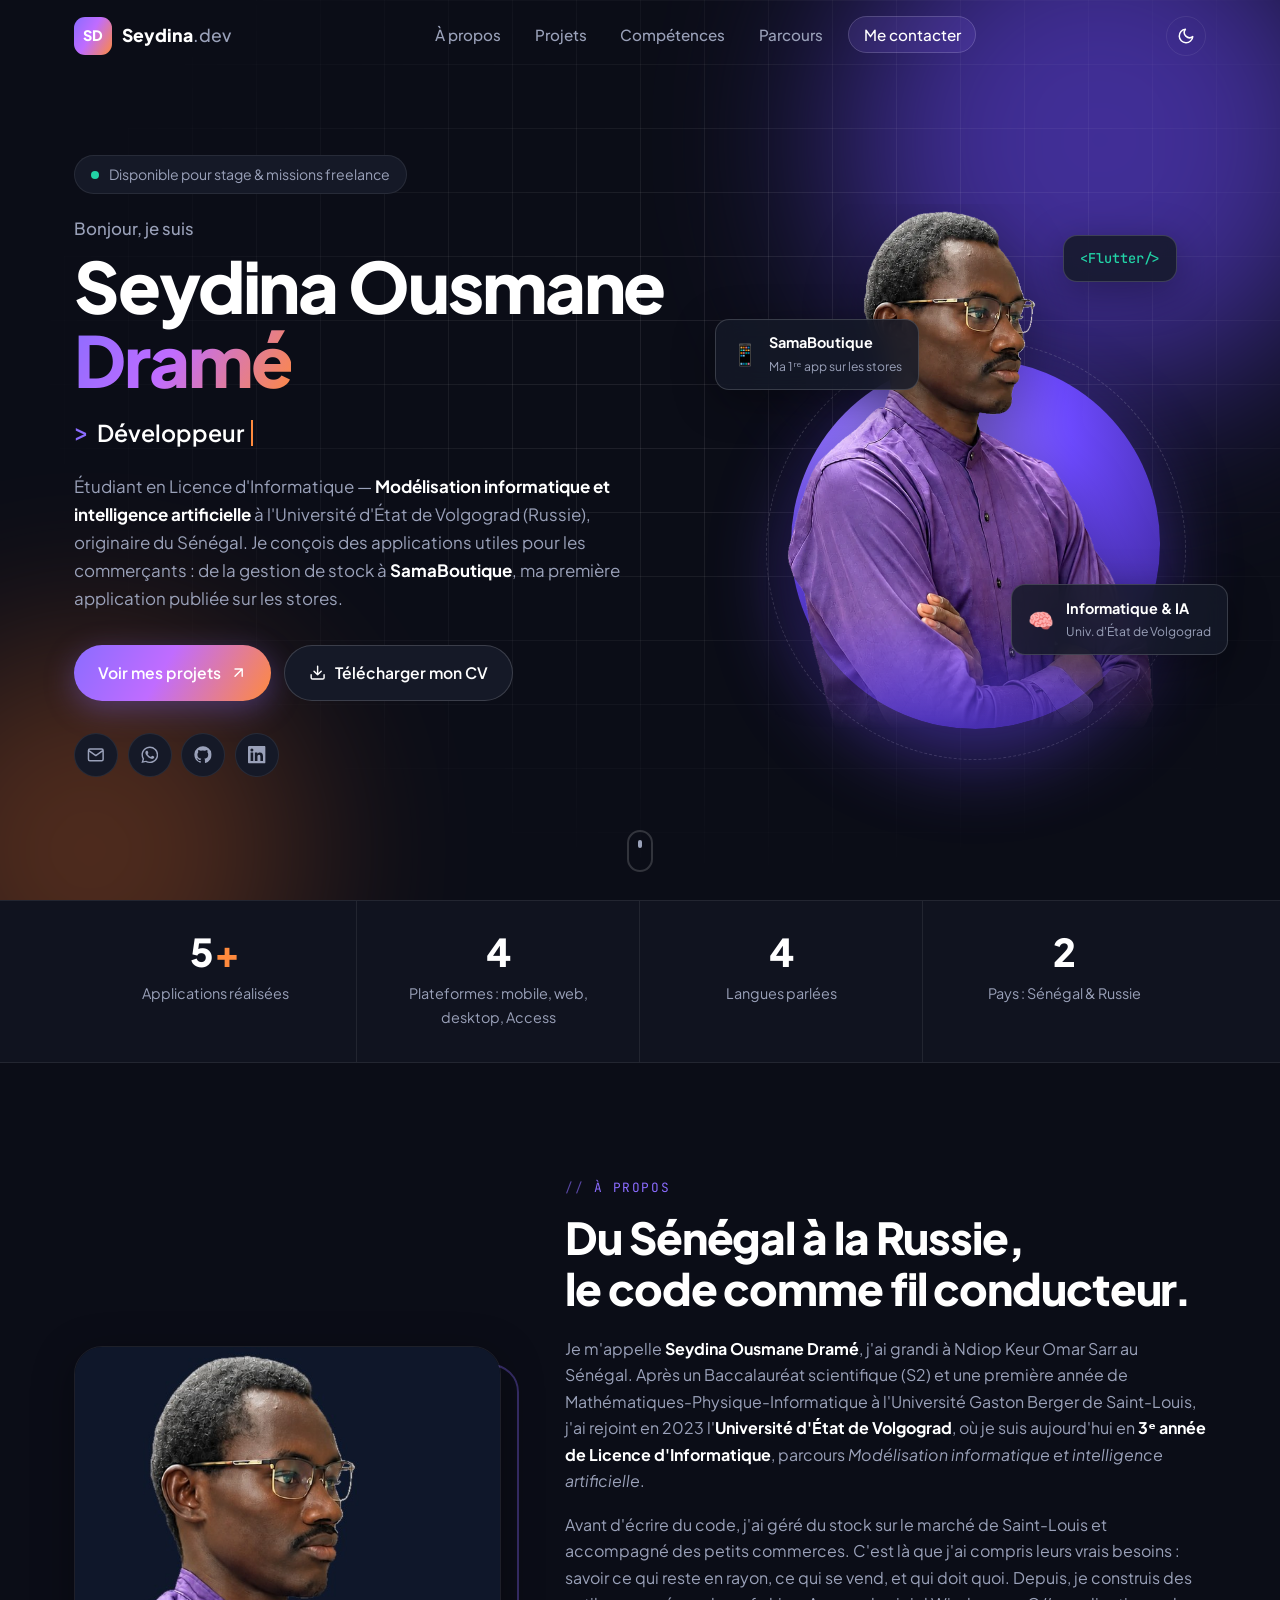
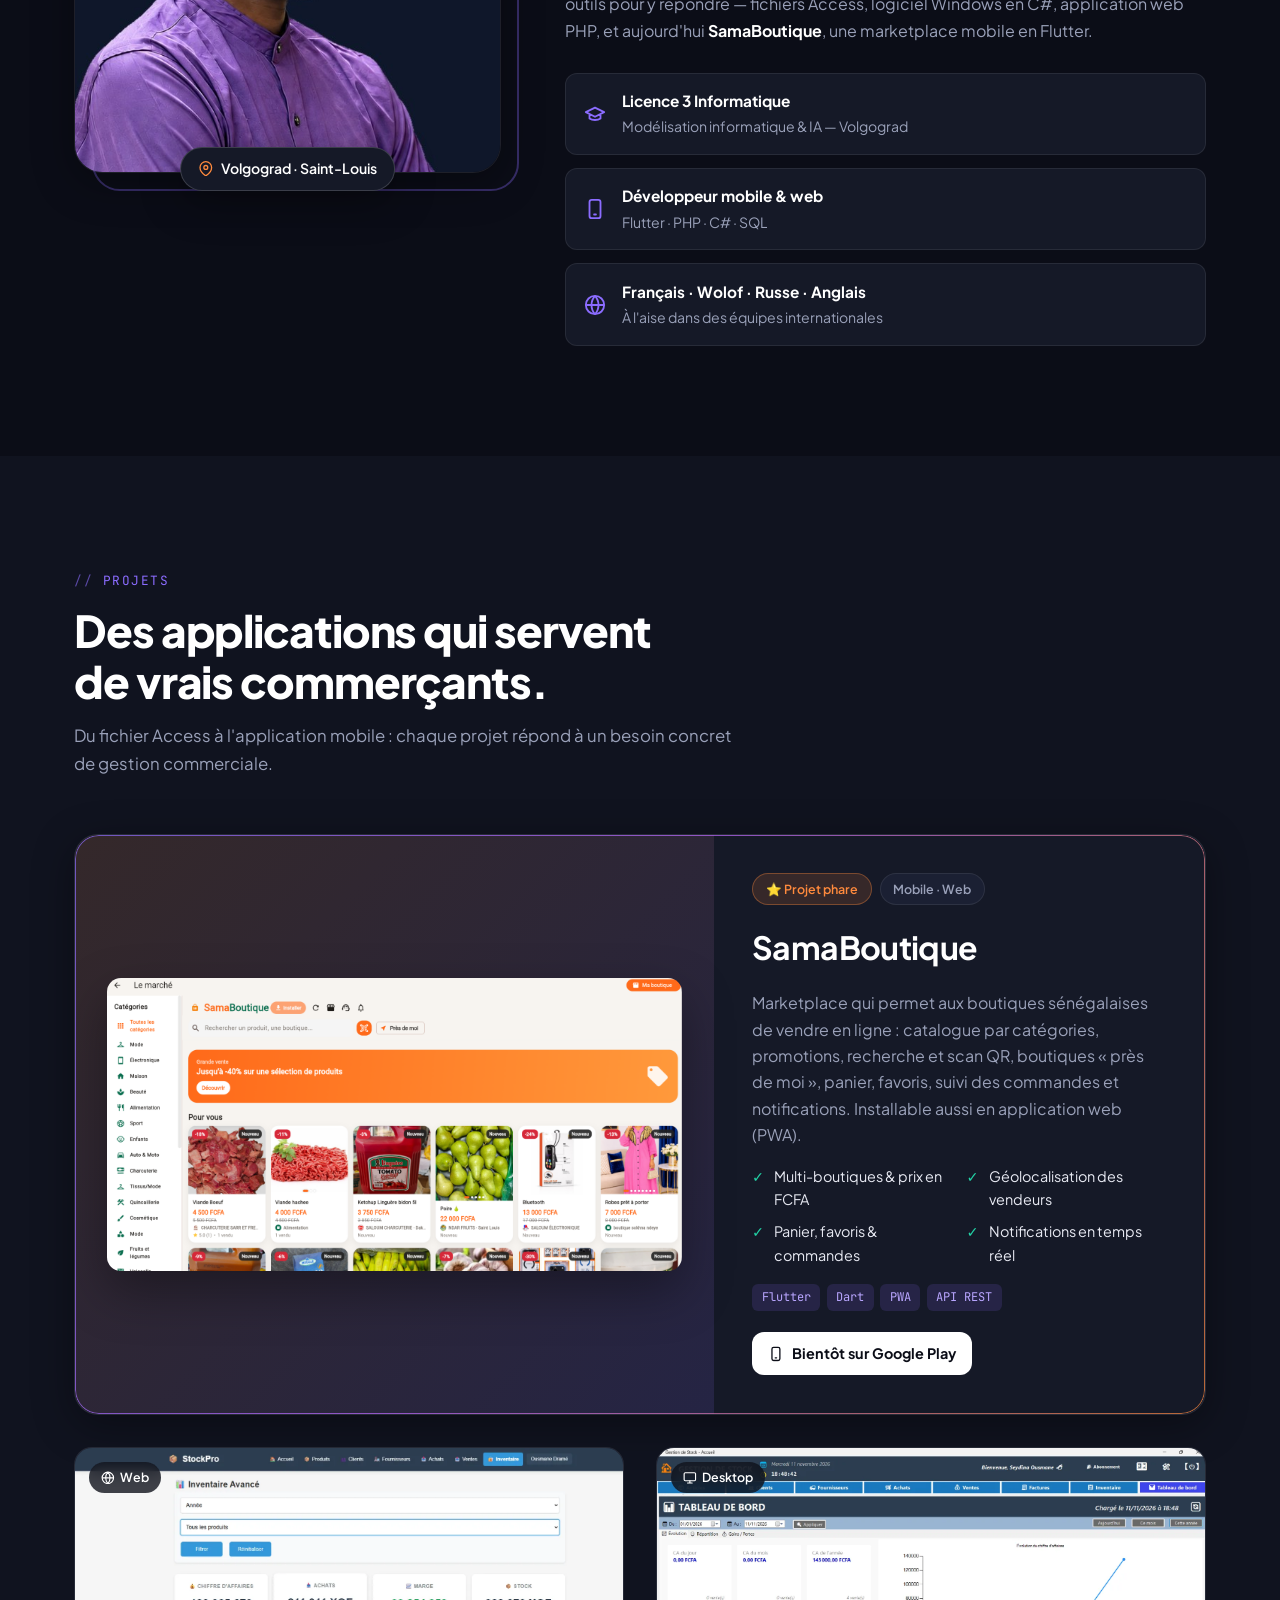
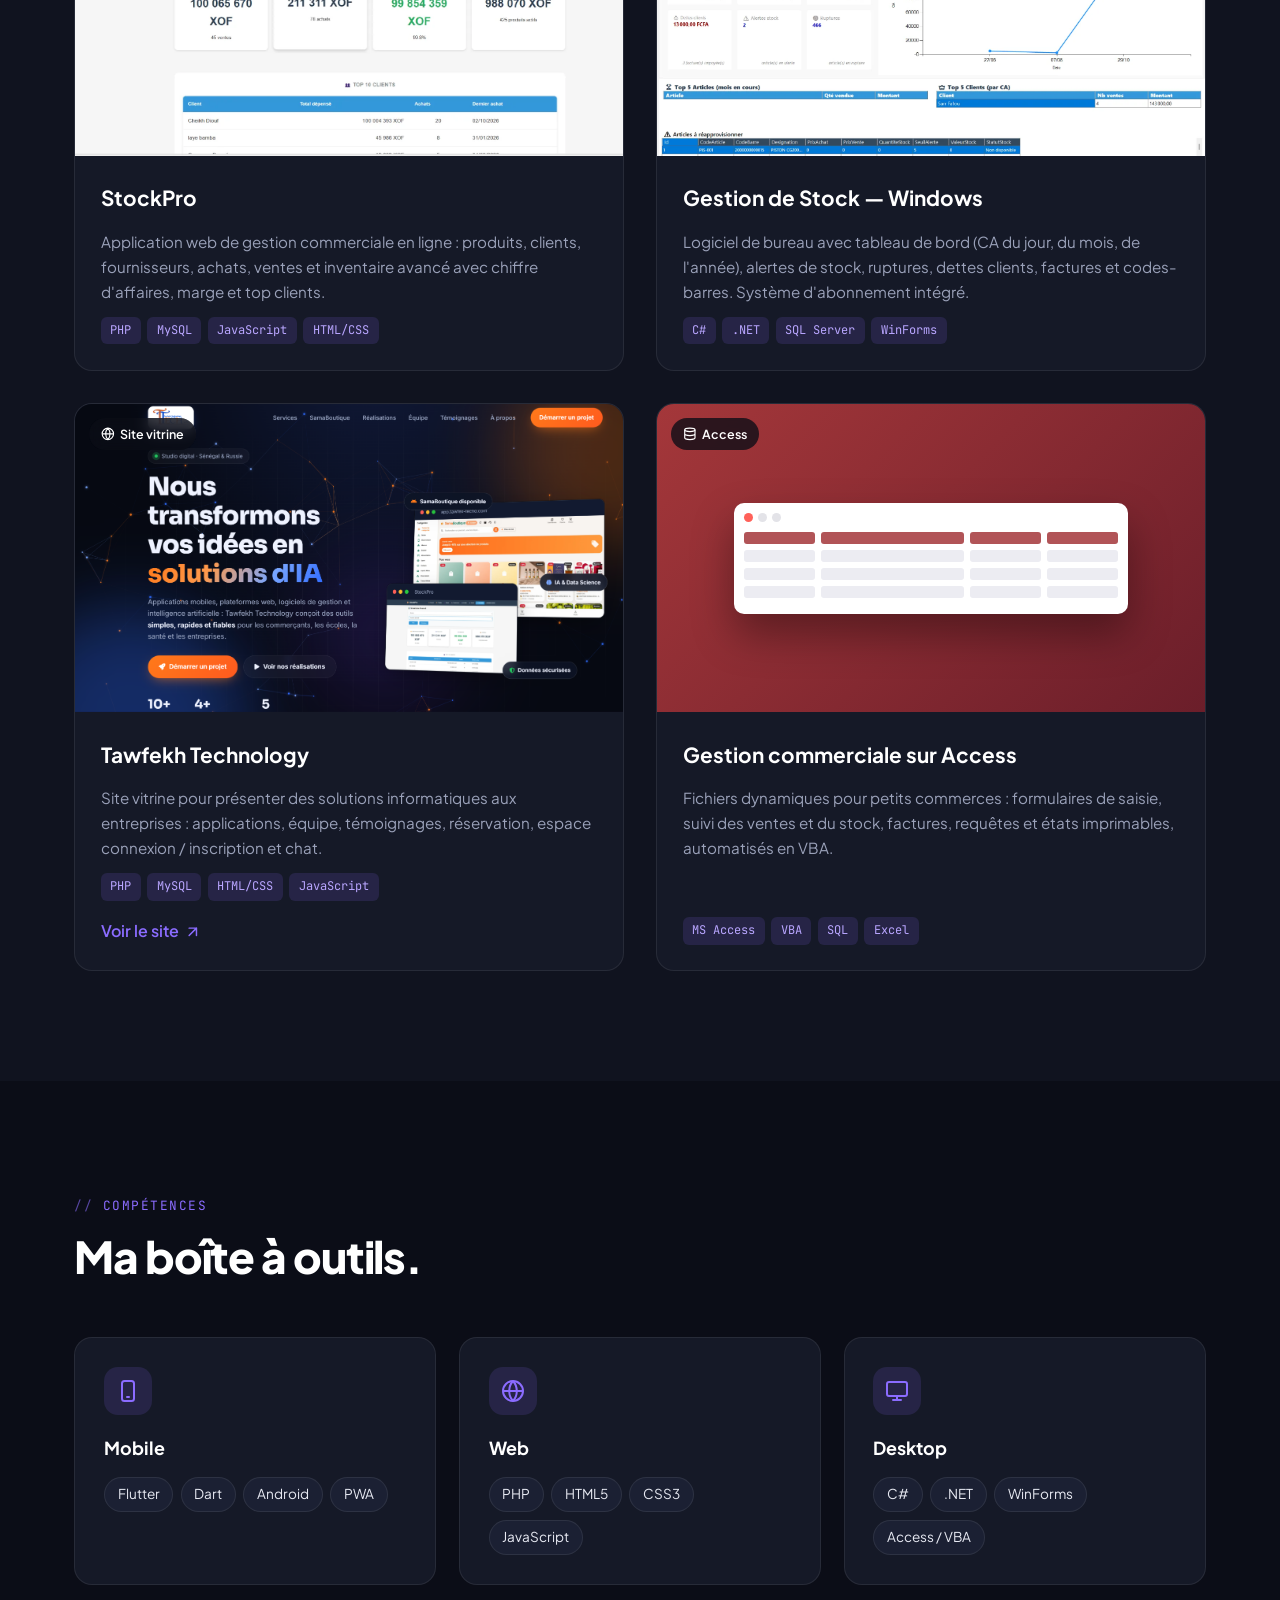
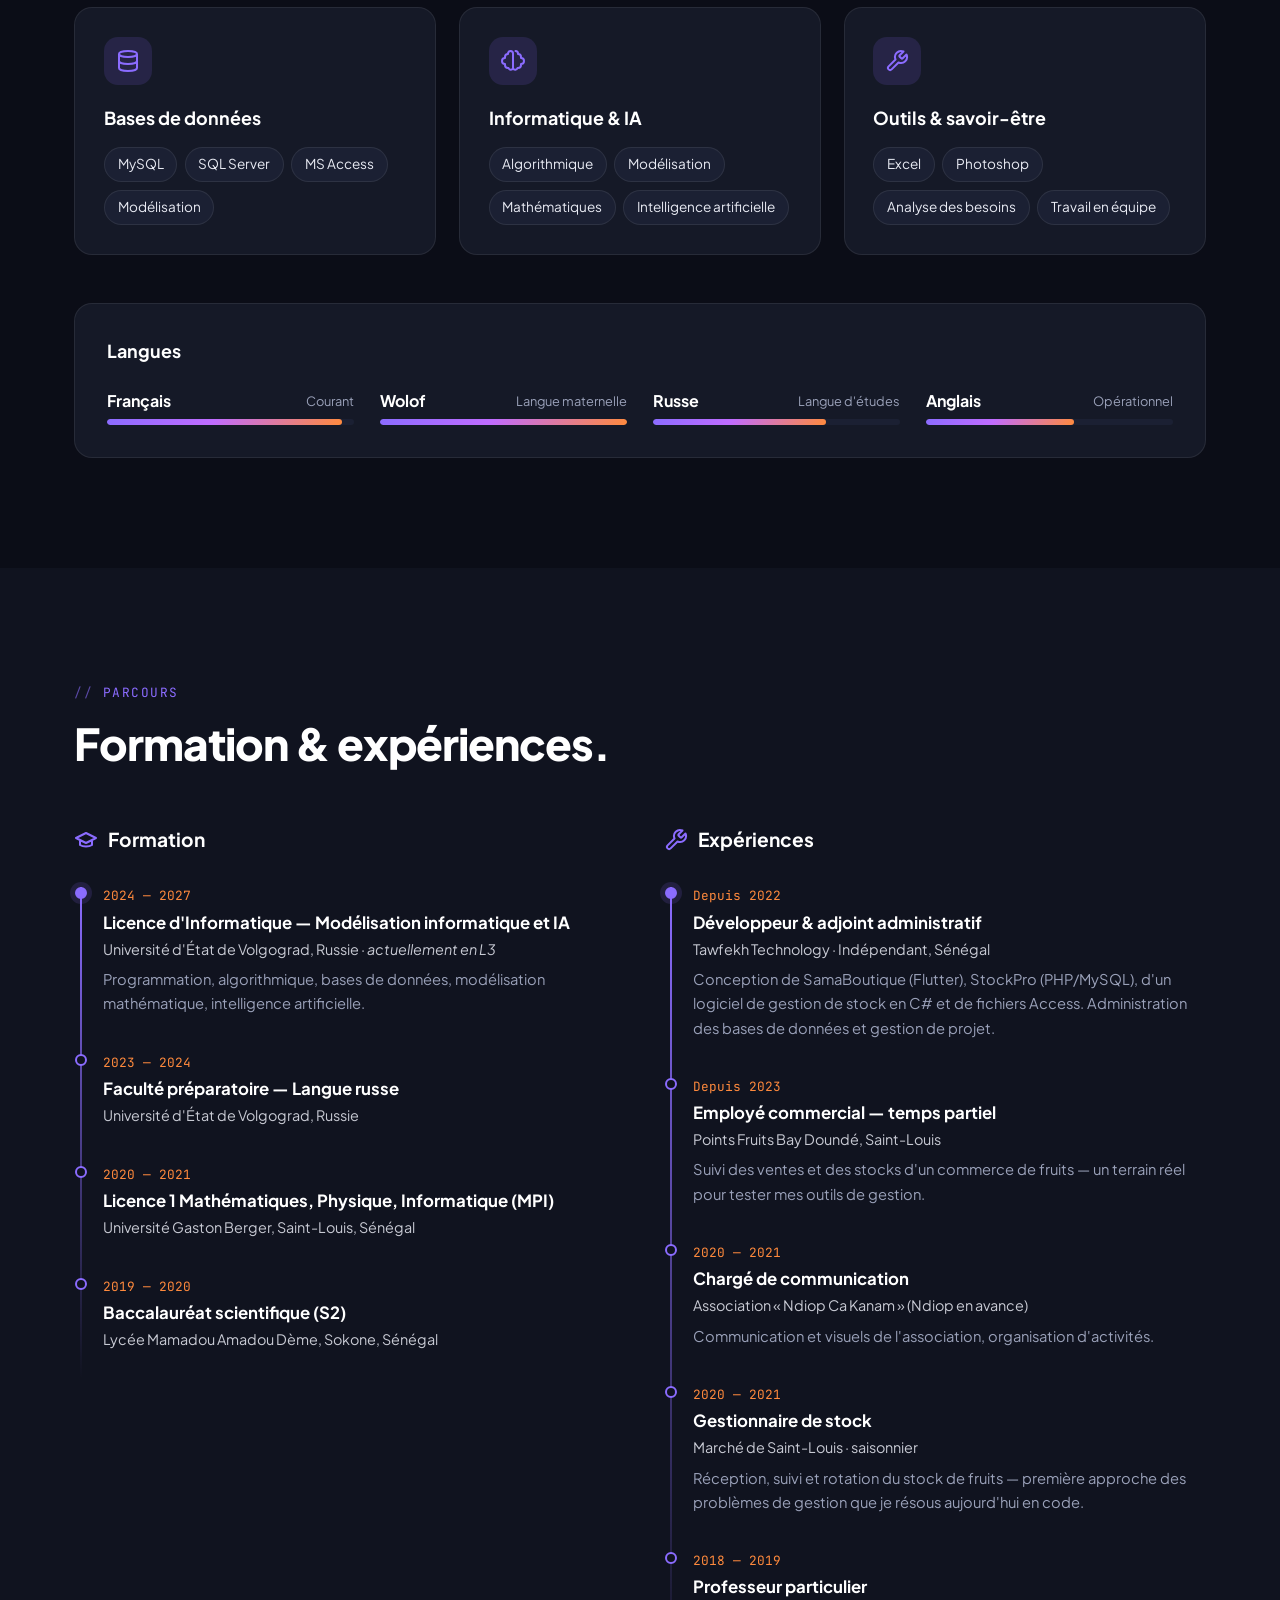
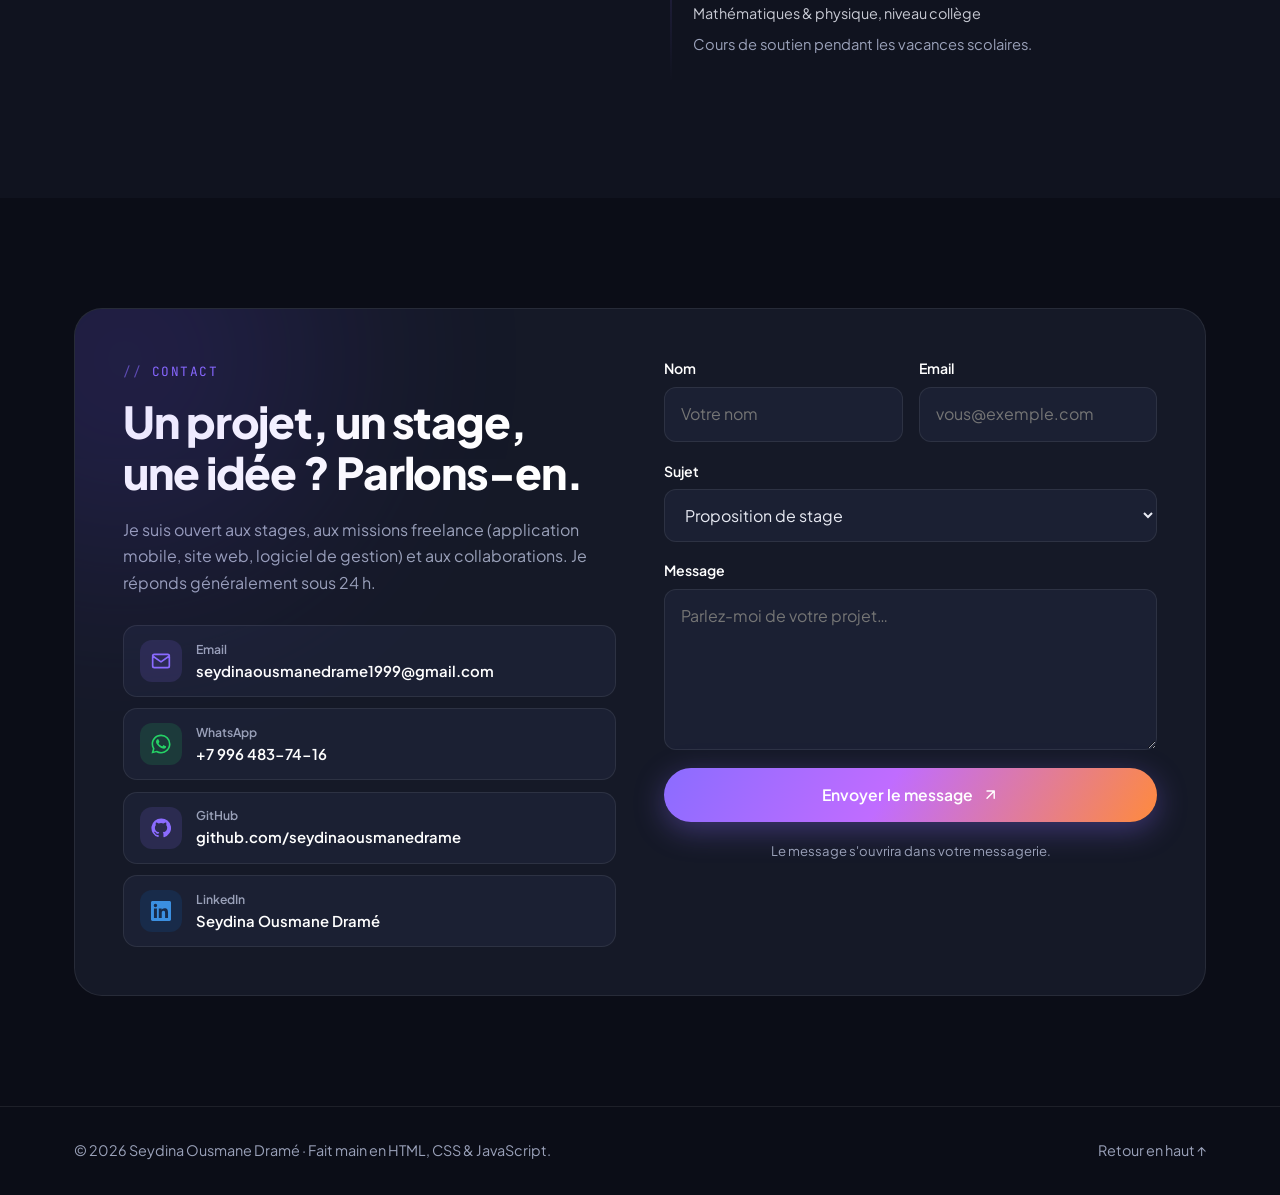
<file: index.html>
<!DOCTYPE html>
<html lang="fr" data-theme="dark">
<head>
  <meta charset="UTF-8" />
  <meta name="viewport" content="width=device-width, initial-scale=1.0" />
  <title>Seydina Ousmane Dramé — Développeur Mobile & Web</title>
  <meta name="description" content="Portfolio de Seydina Ousmane Dramé, étudiant en Licence Informatique (Modélisation informatique et IA) à l'Université d'État de Volgograd, développeur Flutter, PHP et C#. Créateur de SamaBoutique." />
  <meta name="author" content="Seydina Ousmane Dramé" />
  <meta name="theme-color" content="#0b0d17" />

  <!-- Open Graph (aperçu lors du partage du lien) -->
  <meta property="og:type" content="website" />
  <meta property="og:title" content="Seydina Ousmane Dramé — Développeur Mobile & Web" />
  <meta property="og:description" content="Étudiant en informatique & IA à Volgograd. Créateur de SamaBoutique, applications de gestion commerciale en Flutter, PHP, C# et Access." />
  <meta property="og:image" content="assets/images/profile.jpg" />

  <link rel="icon" href="data:image/svg+xml,<svg xmlns='http://www.w3.org/2000/svg' viewBox='0 0 64 64'><rect width='64' height='64' rx='16' fill='%237c5cff'/><text x='50%25' y='54%25' dominant-baseline='middle' text-anchor='middle' font-family='Arial' font-weight='700' font-size='28' fill='white'>SD</text></svg>" />

  <link rel="preconnect" href="https://fonts.googleapis.com" />
  <link rel="preconnect" href="https://fonts.gstatic.com" crossorigin />
  <link href="https://fonts.googleapis.com/css2?family=Plus+Jakarta+Sans:wght@400;500;600;700;800&family=JetBrains+Mono:wght@400;500&display=swap" rel="stylesheet" />
  <link rel="stylesheet" href="css/style.css" />

  <script>
    // Applique le thème mémorisé avant l'affichage (évite le flash)
    try { const t = localStorage.getItem('theme'); if (t) document.documentElement.dataset.theme = t; } catch (e) {}
  </script>
</head>
<body>

  <!-- ===== ICÔNES SVG ===== -->
  <svg width="0" height="0" style="position:absolute" aria-hidden="true">
    <symbol id="i-mail" viewBox="0 0 24 24"><path fill="none" stroke="currentColor" stroke-width="2" stroke-linecap="round" stroke-linejoin="round" d="M4 4h16a2 2 0 0 1 2 2v12a2 2 0 0 1-2 2H4a2 2 0 0 1-2-2V6a2 2 0 0 1 2-2zm18 2-10 7L2 6"/></symbol>
    <symbol id="i-whatsapp" viewBox="0 0 24 24"><path fill="currentColor" d="M17.47 14.38c-.3-.15-1.76-.87-2.03-.97-.27-.1-.47-.15-.67.15-.2.3-.77.97-.94 1.17-.17.2-.35.22-.65.07-.3-.15-1.25-.46-2.39-1.47-.88-.79-1.48-1.76-1.65-2.06-.17-.3-.02-.46.13-.61.13-.13.3-.35.45-.52.15-.17.2-.3.3-.5.1-.2.05-.37-.02-.52-.08-.15-.67-1.62-.92-2.22-.24-.58-.49-.5-.67-.51h-.57c-.2 0-.52.07-.79.37-.27.3-1.04 1.02-1.04 2.48s1.07 2.88 1.21 3.08c.15.2 2.1 3.2 5.08 4.49.71.31 1.26.49 1.7.63.71.23 1.36.2 1.87.12.57-.09 1.76-.72 2.01-1.41.25-.7.25-1.29.17-1.41-.07-.13-.27-.2-.57-.35zM12.05 21.5h-.01a9.4 9.4 0 0 1-4.8-1.32l-.34-.2-3.57.94.95-3.48-.22-.36a9.43 9.43 0 0 1-1.45-5.03c0-5.2 4.24-9.44 9.45-9.44 2.52 0 4.89.99 6.67 2.77a9.37 9.37 0 0 1 2.76 6.68c0 5.21-4.24 9.44-9.44 9.44zm8.04-17.48A11.3 11.3 0 0 0 12.05.7C5.78.7.68 5.8.68 12.06c0 2 .52 3.96 1.52 5.68L.6 23.3l5.7-1.5a11.33 11.33 0 0 0 5.74 1.47h.01c6.26 0 11.36-5.1 11.37-11.36a11.3 11.3 0 0 0-3.33-8.03z"/></symbol>
    <symbol id="i-github" viewBox="0 0 24 24"><path fill="currentColor" d="M12 .5a11.5 11.5 0 0 0-3.64 22.41c.58.1.79-.25.79-.56v-2c-3.2.7-3.88-1.37-3.88-1.37-.52-1.33-1.28-1.69-1.28-1.69-1.05-.71.08-.7.08-.7 1.16.08 1.77 1.19 1.77 1.19 1.03 1.77 2.7 1.26 3.36.96.1-.75.4-1.26.73-1.55-2.55-.29-5.24-1.28-5.24-5.69 0-1.26.45-2.29 1.19-3.09-.12-.29-.52-1.46.11-3.05 0 0 .97-.31 3.17 1.18a11 11 0 0 1 5.77 0c2.2-1.49 3.17-1.18 3.17-1.18.63 1.59.23 2.76.11 3.05.74.8 1.19 1.83 1.19 3.09 0 4.42-2.7 5.39-5.26 5.68.41.36.78 1.06.78 2.14v3.17c0 .31.21.67.8.56A11.5 11.5 0 0 0 12 .5z"/></symbol>
    <symbol id="i-linkedin" viewBox="0 0 24 24"><path fill="currentColor" d="M20.45 20.45h-3.56v-5.57c0-1.33-.02-3.04-1.85-3.04-1.86 0-2.14 1.45-2.14 2.94v5.67H9.34V9h3.41v1.56h.05c.48-.9 1.64-1.85 3.37-1.85 3.6 0 4.27 2.37 4.27 5.46v6.28zM5.34 7.43a2.06 2.06 0 1 1 0-4.13 2.06 2.06 0 0 1 0 4.13zM7.12 20.45H3.56V9h3.56v11.45zM22.22 0H1.77C.79 0 0 .77 0 1.73v20.54C0 23.23.79 24 1.77 24h20.45c.98 0 1.78-.77 1.78-1.73V1.73C24 .77 23.2 0 22.22 0z"/></symbol>
    <symbol id="i-download" viewBox="0 0 24 24"><path fill="none" stroke="currentColor" stroke-width="2" stroke-linecap="round" stroke-linejoin="round" d="M21 15v4a2 2 0 0 1-2 2H5a2 2 0 0 1-2-2v-4M7 10l5 5 5-5M12 15V3"/></symbol>
    <symbol id="i-arrow" viewBox="0 0 24 24"><path fill="none" stroke="currentColor" stroke-width="2" stroke-linecap="round" stroke-linejoin="round" d="M7 17 17 7M7 7h10v10"/></symbol>
    <symbol id="i-pin" viewBox="0 0 24 24"><path fill="none" stroke="currentColor" stroke-width="2" stroke-linecap="round" stroke-linejoin="round" d="M21 10c0 7-9 13-9 13s-9-6-9-13a9 9 0 0 1 18 0z"/><circle cx="12" cy="10" r="3" fill="none" stroke="currentColor" stroke-width="2"/></symbol>
    <symbol id="i-cap" viewBox="0 0 24 24"><path fill="none" stroke="currentColor" stroke-width="2" stroke-linecap="round" stroke-linejoin="round" d="M22 10 12 5 2 10l10 5 10-5zM6 12v5c3 2 9 2 12 0v-5"/></symbol>
    <symbol id="i-sun" viewBox="0 0 24 24"><circle cx="12" cy="12" r="4" fill="none" stroke="currentColor" stroke-width="2"/><path fill="none" stroke="currentColor" stroke-width="2" stroke-linecap="round" d="M12 2v2M12 20v2M4.9 4.9l1.4 1.4M17.7 17.7l1.4 1.4M2 12h2M20 12h2M4.9 19.1l1.4-1.4M17.7 6.3l1.4-1.4"/></symbol>
    <symbol id="i-moon" viewBox="0 0 24 24"><path fill="none" stroke="currentColor" stroke-width="2" stroke-linecap="round" stroke-linejoin="round" d="M21 12.8A9 9 0 1 1 11.2 3a7 7 0 0 0 9.8 9.8z"/></symbol>
    <symbol id="i-phone" viewBox="0 0 24 24"><rect x="6" y="2" width="12" height="20" rx="2.5" fill="none" stroke="currentColor" stroke-width="2"/><path stroke="currentColor" stroke-width="2" stroke-linecap="round" d="M11 18h2"/></symbol>
    <symbol id="i-globe" viewBox="0 0 24 24"><circle cx="12" cy="12" r="10" fill="none" stroke="currentColor" stroke-width="2"/><path fill="none" stroke="currentColor" stroke-width="2" d="M2 12h20M12 2a15 15 0 0 1 0 20M12 2a15 15 0 0 0 0 20"/></symbol>
    <symbol id="i-monitor" viewBox="0 0 24 24"><rect x="2" y="3" width="20" height="14" rx="2" fill="none" stroke="currentColor" stroke-width="2"/><path fill="none" stroke="currentColor" stroke-width="2" stroke-linecap="round" d="M8 21h8M12 17v4"/></symbol>
    <symbol id="i-db" viewBox="0 0 24 24"><ellipse cx="12" cy="5" rx="9" ry="3" fill="none" stroke="currentColor" stroke-width="2"/><path fill="none" stroke="currentColor" stroke-width="2" d="M3 5v14c0 1.7 4 3 9 3s9-1.3 9-3V5M3 12c0 1.7 4 3 9 3s9-1.3 9-3"/></symbol>
    <symbol id="i-brain" viewBox="0 0 24 24"><path fill="none" stroke="currentColor" stroke-width="2" stroke-linecap="round" stroke-linejoin="round" d="M9.5 2A2.5 2.5 0 0 0 7 4.5v.5a3 3 0 0 0-3 3v1a3 3 0 0 0 0 6v1a3 3 0 0 0 3 3h.5A2.5 2.5 0 0 0 12 19.5v-15A2.5 2.5 0 0 0 9.5 2zM14.5 2A2.5 2.5 0 0 1 17 4.5v.5a3 3 0 0 1 3 3v1a3 3 0 0 1 0 6v1a3 3 0 0 1-3 3h-.5A2.5 2.5 0 0 1 12 19.5"/></symbol>
    <symbol id="i-tool" viewBox="0 0 24 24"><path fill="none" stroke="currentColor" stroke-width="2" stroke-linecap="round" stroke-linejoin="round" d="M14.7 6.3a1 1 0 0 0 0 1.4l1.6 1.6a1 1 0 0 0 1.4 0l3.77-3.77a6 6 0 0 1-7.94 7.94l-6.91 6.91a2.12 2.12 0 0 1-3-3l6.91-6.91a6 6 0 0 1 7.94-7.94l-3.76 3.76z"/></symbol>
  </svg>

  <a class="skip-link" href="#main">Aller au contenu</a>
  <div class="scroll-progress" id="scrollProgress"></div>

  <!-- ===== NAVBAR ===== -->
  <header class="navbar" id="navbar">
    <div class="container nav-container">
      <a href="#accueil" class="logo" aria-label="Accueil">
        <span class="logo-mark">SD</span>
        <span class="logo-text">Seydina<span>.dev</span></span>
      </a>
      <nav aria-label="Navigation principale">
        <ul class="nav-links" id="navLinks">
          <li><a href="#apropos">À propos</a></li>
          <li><a href="#projets">Projets</a></li>
          <li><a href="#competences">Compétences</a></li>
          <li><a href="#parcours">Parcours</a></li>
          <li><a href="#contact" class="nav-cta">Me contacter</a></li>
        </ul>
      </nav>
      <div class="nav-actions">
        <button class="icon-btn" id="themeToggle" aria-label="Changer de thème">
          <svg class="icon icon-sun"><use href="#i-sun"/></svg>
          <svg class="icon icon-moon"><use href="#i-moon"/></svg>
        </button>
        <button class="burger" id="burger" aria-label="Ouvrir le menu" aria-expanded="false" aria-controls="navLinks">
          <span></span><span></span><span></span>
        </button>
      </div>
    </div>
  </header>

  <main id="main">

  <!-- ===== HERO ===== -->
  <section id="accueil" class="hero">
    <div class="hero-bg" aria-hidden="true">
      <div class="blob blob-1"></div>
      <div class="blob blob-2"></div>
      <div class="grid-overlay"></div>
    </div>
    <div class="container hero-content">
      <div class="hero-text">
        <p class="status-pill"><span class="pulse"></span> Disponible pour stage &amp; missions freelance</p>
        <h1>
          <span class="hello">Bonjour, je suis</span>
          Seydina Ousmane <span class="gradient-text">Dramé</span>
        </h1>
        <p class="hero-role">
          <span class="mono">&gt;</span> Développeur <span class="typed" id="typed">Mobile Flutter</span><span class="caret" aria-hidden="true"></span>
        </p>
        <p class="hero-desc">
          Étudiant en Licence d'Informatique — <strong>Modélisation informatique et intelligence artificielle</strong>
          à l'Université d'État de Volgograd (Russie), originaire du Sénégal.
          Je conçois des applications utiles pour les commerçants : de la gestion de stock à
          <strong>SamaBoutique</strong>, ma première application publiée sur les stores.
        </p>
        <div class="hero-buttons">
          <a href="#projets" class="btn btn-primary">Voir mes projets <svg class="icon"><use href="#i-arrow"/></svg></a>
          <a href="assets/cv.pdf" class="btn btn-ghost" download="CV-Seydina-Ousmane-Drame.pdf"><svg class="icon"><use href="#i-download"/></svg> Télécharger mon CV</a>
        </div>
        <div class="hero-socials">
          <a href="mailto:seydinaousmanedrame1999@gmail.com" aria-label="Email"><svg class="icon"><use href="#i-mail"/></svg></a>
          <a href="https://wa.me/79964837416" target="_blank" rel="noopener" aria-label="WhatsApp"><svg class="icon"><use href="#i-whatsapp"/></svg></a>
          <a href="https://github.com/seydinaousmanedrame" target="_blank" rel="noopener" aria-label="GitHub"><svg class="icon"><use href="#i-github"/></svg></a>
          <a href="https://www.linkedin.com/in/seydina-ousmane-dram%C3%A9-79964a236" target="_blank" rel="noopener" aria-label="LinkedIn"><svg class="icon"><use href="#i-linkedin"/></svg></a>
        </div>
      </div>

      <div class="hero-visual">
        <div class="portrait">
          <div class="portrait-ring" aria-hidden="true"></div>
          <div class="portrait-disc" aria-hidden="true"></div>
          <img src="assets/images/profile.webp" alt="Portrait de Seydina Ousmane Dramé" width="800" height="1000" fetchpriority="high" />
          <div class="float-card fc-1">
            <span class="fc-icon">📱</span>
            <div><strong>SamaBoutique</strong><small>Ma 1ʳᵉ app sur les stores</small></div>
          </div>
          <div class="float-card fc-2">
            <span class="fc-icon">🧠</span>
            <div><strong>Informatique &amp; IA</strong><small>Univ. d'État de Volgograd</small></div>
          </div>
          <div class="float-card fc-3 mono">&lt;Flutter/&gt;</div>
        </div>
      </div>
    </div>

    <a href="#apropos" class="scroll-hint" aria-label="Défiler vers le bas"><span></span></a>
  </section>

  <!-- ===== CHIFFRES ===== -->
  <section class="stats-band" aria-label="Chiffres clés">
    <div class="container stats-grid">
      <div class="stat reveal"><span class="stat-number" data-count="5">0</span><span class="stat-plus">+</span><span class="stat-label">Applications réalisées</span></div>
      <div class="stat reveal"><span class="stat-number" data-count="4">0</span><span class="stat-label">Plateformes : mobile, web, desktop, Access</span></div>
      <div class="stat reveal"><span class="stat-number" data-count="4">0</span><span class="stat-label">Langues parlées</span></div>
      <div class="stat reveal"><span class="stat-number" data-count="2">0</span><span class="stat-label">Pays : Sénégal &amp; Russie</span></div>
    </div>
  </section>

  <!-- ===== À PROPOS ===== -->
  <section id="apropos" class="section">
    <div class="container about-grid">
      <div class="about-photo reveal">
        <img src="assets/images/profile.jpg" alt="Seydina Ousmane Dramé" width="600" height="600" loading="lazy" />
        <div class="about-badge"><svg class="icon"><use href="#i-pin"/></svg> Volgograd · Saint-Louis</div>
      </div>
      <div class="about-text reveal">
        <span class="eyebrow">À propos</span>
        <h2 class="section-title">Du Sénégal à la Russie, <br />le code comme fil conducteur.</h2>
        <p>
          Je m'appelle <strong>Seydina Ousmane Dramé</strong>, j'ai grandi à Ndiop Keur Omar Sarr au Sénégal.
          Après un Baccalauréat scientifique (S2) et une première année de Mathématiques-Physique-Informatique
          à l'Université Gaston Berger de Saint-Louis, j'ai rejoint en 2023 l'<strong>Université d'État de Volgograd</strong>,
          où je suis aujourd'hui en <strong>3ᵉ année de Licence d'Informatique</strong>, parcours
          <em>Modélisation informatique et intelligence artificielle</em>.
        </p>
        <p>
          Avant d'écrire du code, j'ai géré du stock sur le marché de Saint-Louis et accompagné des petits commerces.
          C'est là que j'ai compris leurs vrais besoins : savoir ce qui reste en rayon, ce qui se vend, et qui doit quoi.
          Depuis, je construis des outils pour y répondre — fichiers Access, logiciel Windows en C#, application web PHP,
          et aujourd'hui <strong>SamaBoutique</strong>, une marketplace mobile en Flutter.
        </p>
        <ul class="about-facts">
          <li><svg class="icon"><use href="#i-cap"/></svg><div><strong>Licence 3 Informatique</strong><span>Modélisation informatique &amp; IA — Volgograd</span></div></li>
          <li><svg class="icon"><use href="#i-phone"/></svg><div><strong>Développeur mobile &amp; web</strong><span>Flutter · PHP · C# · SQL</span></div></li>
          <li><svg class="icon"><use href="#i-globe"/></svg><div><strong>Français · Wolof · Russe · Anglais</strong><span>À l'aise dans des équipes internationales</span></div></li>
        </ul>
      </div>
    </div>
  </section>

  <!-- ===== PROJETS ===== -->
  <section id="projets" class="section section-alt">
    <div class="container">
      <div class="section-head reveal">
        <span class="eyebrow">Projets</span>
        <h2 class="section-title">Des applications qui servent <br />de vrais commerçants.</h2>
        <p class="section-subtitle">Du fichier Access à l'application mobile : chaque projet répond à un besoin concret de gestion commerciale.</p>
      </div>

      <!-- Projet phare -->
      <article class="project-featured reveal">
        <div class="pf-media">
          <img src="assets/images/samaboutique.png" alt="Page d'accueil de l'application SamaBoutique" width="1534" height="786" loading="lazy" />
        </div>
        <div class="pf-body">
          <div class="pf-tags"><span class="tag tag-accent">⭐ Projet phare</span><span class="tag">Mobile · Web</span></div>
          <h3>SamaBoutique</h3>
          <p>
            Marketplace qui permet aux boutiques sénégalaises de vendre en ligne : catalogue par catégories,
            promotions, recherche et scan QR, boutiques « près de moi », panier, favoris, suivi des commandes
            et notifications. Installable aussi en application web (PWA).
          </p>
          <ul class="pf-features">
            <li>Multi-boutiques &amp; prix en FCFA</li>
            <li>Géolocalisation des vendeurs</li>
            <li>Panier, favoris &amp; commandes</li>
            <li>Notifications en temps réel</li>
          </ul>
          <ul class="tech-list"><li>Flutter</li><li>Dart</li><li>PWA</li><li>API REST</li></ul>
          <div class="project-links">
            <span class="soon-badge"><svg class="icon"><use href="#i-phone"/></svg> Bientôt sur Google Play</span>
          </div>
        </div>
      </article>

      <div class="projects-grid">
        <article class="project-card reveal">
          <div class="project-image">
            <img src="assets/images/projet1.webp" alt="Inventaire avancé de StockPro" width="1522" height="795" loading="lazy" />
            <span class="project-type"><svg class="icon"><use href="#i-globe"/></svg> Web</span>
          </div>
          <div class="project-content">
            <h3>StockPro</h3>
            <p>Application web de gestion commerciale en ligne : produits, clients, fournisseurs, achats, ventes et inventaire avancé avec chiffre d'affaires, marge et top clients.</p>
            <ul class="tech-list"><li>PHP</li><li>MySQL</li><li>JavaScript</li><li>HTML/CSS</li></ul>
          </div>
        </article>

        <article class="project-card reveal">
          <div class="project-image">
            <img src="assets/images/projet2.webp" alt="Tableau de bord du logiciel Gestion de Stock" width="1530" height="904" loading="lazy" />
            <span class="project-type"><svg class="icon"><use href="#i-monitor"/></svg> Desktop</span>
          </div>
          <div class="project-content">
            <h3>Gestion de Stock — Windows</h3>
            <p>Logiciel de bureau avec tableau de bord (CA du jour, du mois, de l'année), alertes de stock, ruptures, dettes clients, factures et codes-barres. Système d'abonnement intégré.</p>
            <ul class="tech-list"><li>C#</li><li>.NET</li><li>SQL Server</li><li>WinForms</li></ul>
          </div>
        </article>

        <article class="project-card reveal">
          <div class="project-image">
            <img src="assets/images/tawfekh.png" alt="Site Tawfekh Technology" width="1521" height="791" loading="lazy" />
            <span class="project-type"><svg class="icon"><use href="#i-globe"/></svg> Site vitrine</span>
          </div>
          <div class="project-content">
            <h3>Tawfekh Technology</h3>
            <p>Site vitrine pour présenter des solutions informatiques aux entreprises : applications, équipe, témoignages, réservation, espace connexion / inscription et chat.</p>
            <ul class="tech-list"><li>PHP</li><li>MySQL</li><li>HTML/CSS</li><li>JavaScript</li></ul>
            <div class="project-links">
              <a href="https://tawfekh.tawfex-techo.com" target="_blank" rel="noopener">Voir le site <svg class="icon"><use href="#i-arrow"/></svg></a>
            </div>
          </div>
        </article>

        <article class="project-card project-card-text reveal">
          <div class="project-image project-image-art" aria-hidden="true">
            <div class="access-mock">
              <div class="am-bar"><span></span><span></span><span></span></div>
              <div class="am-row am-head"><i></i><i></i><i></i><i></i></div>
              <div class="am-row"><i></i><i></i><i></i><i></i></div>
              <div class="am-row"><i></i><i></i><i></i><i></i></div>
              <div class="am-row"><i></i><i></i><i></i><i></i></div>
            </div>
            <span class="project-type"><svg class="icon"><use href="#i-db"/></svg> Access</span>
          </div>
          <div class="project-content">
            <h3>Gestion commerciale sur Access</h3>
            <p>Fichiers dynamiques pour petits commerces : formulaires de saisie, suivi des ventes et du stock, factures, requêtes et états imprimables, automatisés en VBA.</p>
            <ul class="tech-list"><li>MS Access</li><li>VBA</li><li>SQL</li><li>Excel</li></ul>
          </div>
        </article>
      </div>
    </div>
  </section>

  <!-- ===== COMPÉTENCES ===== -->
  <section id="competences" class="section">
    <div class="container">
      <div class="section-head reveal">
        <span class="eyebrow">Compétences</span>
        <h2 class="section-title">Ma boîte à outils.</h2>
      </div>
      <div class="skills-grid">
        <div class="skill-card reveal">
          <div class="skill-icon"><svg class="icon"><use href="#i-phone"/></svg></div>
          <h3>Mobile</h3>
          <ul class="chips"><li>Flutter</li><li>Dart</li><li>Android</li><li>PWA</li></ul>
        </div>
        <div class="skill-card reveal">
          <div class="skill-icon"><svg class="icon"><use href="#i-globe"/></svg></div>
          <h3>Web</h3>
          <ul class="chips"><li>PHP</li><li>HTML5</li><li>CSS3</li><li>JavaScript</li></ul>
        </div>
        <div class="skill-card reveal">
          <div class="skill-icon"><svg class="icon"><use href="#i-monitor"/></svg></div>
          <h3>Desktop</h3>
          <ul class="chips"><li>C#</li><li>.NET</li><li>WinForms</li><li>Access / VBA</li></ul>
        </div>
        <div class="skill-card reveal">
          <div class="skill-icon"><svg class="icon"><use href="#i-db"/></svg></div>
          <h3>Bases de données</h3>
          <ul class="chips"><li>MySQL</li><li>SQL Server</li><li>MS Access</li><li>Modélisation</li></ul>
        </div>
        <div class="skill-card reveal">
          <div class="skill-icon"><svg class="icon"><use href="#i-brain"/></svg></div>
          <h3>Informatique &amp; IA</h3>
          <ul class="chips"><li>Algorithmique</li><li>Modélisation</li><li>Mathématiques</li><li>Intelligence artificielle</li></ul>
        </div>
        <div class="skill-card reveal">
          <div class="skill-icon"><svg class="icon"><use href="#i-tool"/></svg></div>
          <h3>Outils &amp; savoir-être</h3>
          <ul class="chips"><li>Excel</li><li>Photoshop</li><li>Analyse des besoins</li><li>Travail en équipe</li></ul>
        </div>
      </div>

      <div class="languages reveal">
        <h3>Langues</h3>
        <div class="lang-grid">
          <div class="lang"><span class="lang-name">Français</span><span class="lang-level">Courant</span><div class="bar"><i style="--w:95%"></i></div></div>
          <div class="lang"><span class="lang-name">Wolof</span><span class="lang-level">Langue maternelle</span><div class="bar"><i style="--w:100%"></i></div></div>
          <div class="lang"><span class="lang-name">Russe</span><span class="lang-level">Langue d'études</span><div class="bar"><i style="--w:70%"></i></div></div>
          <div class="lang"><span class="lang-name">Anglais</span><span class="lang-level">Opérationnel</span><div class="bar"><i style="--w:60%"></i></div></div>
        </div>
      </div>
    </div>
  </section>

  <!-- ===== PARCOURS ===== -->
  <section id="parcours" class="section section-alt">
    <div class="container">
      <div class="section-head reveal">
        <span class="eyebrow">Parcours</span>
        <h2 class="section-title">Formation &amp; expériences.</h2>
      </div>
      <div class="journey">
        <div class="journey-col">
          <h3 class="journey-title"><svg class="icon"><use href="#i-cap"/></svg> Formation</h3>
          <ol class="timeline">
            <li class="reveal">
              <span class="tl-date">2024 — 2027</span>
              <h4>Licence d'Informatique — Modélisation informatique et IA</h4>
              <p class="tl-place">Université d'État de Volgograd, Russie · <em>actuellement en L3</em></p>
              <p>Programmation, algorithmique, bases de données, modélisation mathématique, intelligence artificielle.</p>
            </li>
            <li class="reveal">
              <span class="tl-date">2023 — 2024</span>
              <h4>Faculté préparatoire — Langue russe</h4>
              <p class="tl-place">Université d'État de Volgograd, Russie</p>
            </li>
            <li class="reveal">
              <span class="tl-date">2020 — 2021</span>
              <h4>Licence 1 Mathématiques, Physique, Informatique (MPI)</h4>
              <p class="tl-place">Université Gaston Berger, Saint-Louis, Sénégal</p>
            </li>
            <li class="reveal">
              <span class="tl-date">2019 — 2020</span>
              <h4>Baccalauréat scientifique (S2)</h4>
              <p class="tl-place">Lycée Mamadou Amadou Dème, Sokone, Sénégal</p>
            </li>
          </ol>
        </div>
        <div class="journey-col">
          <h3 class="journey-title"><svg class="icon"><use href="#i-tool"/></svg> Expériences</h3>
          <ol class="timeline">
            <li class="reveal">
              <span class="tl-date">Depuis 2022</span>
              <h4>Développeur &amp; adjoint administratif</h4>
              <p class="tl-place">Tawfekh Technology · Indépendant, Sénégal</p>
              <p>Conception de SamaBoutique (Flutter), StockPro (PHP/MySQL), d'un logiciel de gestion de stock en C# et de fichiers Access. Administration des bases de données et gestion de projet.</p>
            </li>
            <li class="reveal">
              <span class="tl-date">Depuis 2023</span>
              <h4>Employé commercial — temps partiel</h4>
              <p class="tl-place">Points Fruits Bay Doundé, Saint-Louis</p>
              <p>Suivi des ventes et des stocks d'un commerce de fruits — un terrain réel pour tester mes outils de gestion.</p>
            </li>
            <li class="reveal">
              <span class="tl-date">2020 — 2021</span>
              <h4>Chargé de communication</h4>
              <p class="tl-place">Association « Ndiop Ca Kanam » (Ndiop en avance)</p>
              <p>Communication et visuels de l'association, organisation d'activités.</p>
            </li>
            <li class="reveal">
              <span class="tl-date">2020 — 2021</span>
              <h4>Gestionnaire de stock</h4>
              <p class="tl-place">Marché de Saint-Louis · saisonnier</p>
              <p>Réception, suivi et rotation du stock de fruits — première approche des problèmes de gestion que je résous aujourd'hui en code.</p>
            </li>
            <li class="reveal">
              <span class="tl-date">2018 — 2019</span>
              <h4>Professeur particulier</h4>
              <p class="tl-place">Mathématiques &amp; physique, niveau collège</p>
              <p>Cours de soutien pendant les vacances scolaires.</p>
            </li>
          </ol>
        </div>
      </div>
    </div>
  </section>

  <!-- ===== CONTACT ===== -->
  <section id="contact" class="section">
    <div class="container">
      <div class="contact-card reveal">
        <div class="contact-intro">
          <span class="eyebrow">Contact</span>
          <h2 class="section-title">Un projet, un stage, <br />une idée ? Parlons-en.</h2>
          <p>Je suis ouvert aux stages, aux missions freelance (application mobile, site web, logiciel de gestion) et aux collaborations. Je réponds généralement sous 24 h.</p>
          <div class="contact-links">
            <a class="contact-link" href="mailto:seydinaousmanedrame1999@gmail.com">
              <span class="cl-icon"><svg class="icon"><use href="#i-mail"/></svg></span>
              <span><small>Email</small>seydinaousmanedrame1999@gmail.com</span>
            </a>
            <a class="contact-link" href="https://wa.me/79964837416" target="_blank" rel="noopener">
              <span class="cl-icon cl-wa"><svg class="icon"><use href="#i-whatsapp"/></svg></span>
              <span><small>WhatsApp</small>+7 996 483-74-16</span>
            </a>
            <a class="contact-link" href="https://github.com/seydinaousmanedrame" target="_blank" rel="noopener">
              <span class="cl-icon"><svg class="icon"><use href="#i-github"/></svg></span>
              <span><small>GitHub</small>github.com/seydinaousmanedrame</span>
            </a>
            <a class="contact-link" href="https://www.linkedin.com/in/seydina-ousmane-dram%C3%A9-79964a236" target="_blank" rel="noopener">
              <span class="cl-icon cl-li"><svg class="icon"><use href="#i-linkedin"/></svg></span>
              <span><small>LinkedIn</small>Seydina Ousmane Dramé</span>
            </a>
          </div>
        </div>

        <form class="contact-form" id="contactForm" novalidate>
          <div class="form-row">
            <div class="form-group">
              <label for="name">Nom</label>
              <input type="text" id="name" name="name" placeholder="Votre nom" required autocomplete="name" />
            </div>
            <div class="form-group">
              <label for="email">Email</label>
              <input type="email" id="email" name="email" placeholder="vous@exemple.com" required autocomplete="email" />
            </div>
          </div>
          <div class="form-group">
            <label for="subject">Sujet</label>
            <select id="subject" name="subject">
              <option>Proposition de stage</option>
              <option>Projet freelance</option>
              <option>Question sur SamaBoutique</option>
              <option>Autre</option>
            </select>
          </div>
          <div class="form-group">
            <label for="message">Message</label>
            <textarea id="message" name="message" rows="5" placeholder="Parlez-moi de votre projet…" required></textarea>
          </div>
          <button type="submit" class="btn btn-primary btn-block">Envoyer le message <svg class="icon"><use href="#i-arrow"/></svg></button>
          <p class="form-note" id="formNote" role="status">Le message s'ouvrira dans votre messagerie.</p>
        </form>
      </div>
    </div>
  </section>

  </main>

  <!-- ===== FOOTER ===== -->
  <footer class="footer">
    <div class="container footer-inner">
      <p>© <span id="year">2026</span> Seydina Ousmane Dramé · Fait main en HTML, CSS &amp; JavaScript.</p>
      <a href="#accueil" class="back-top">Retour en haut ↑</a>
    </div>
  </footer>

  <script src="js/script.js"></script>
</body>
</html>
</file>
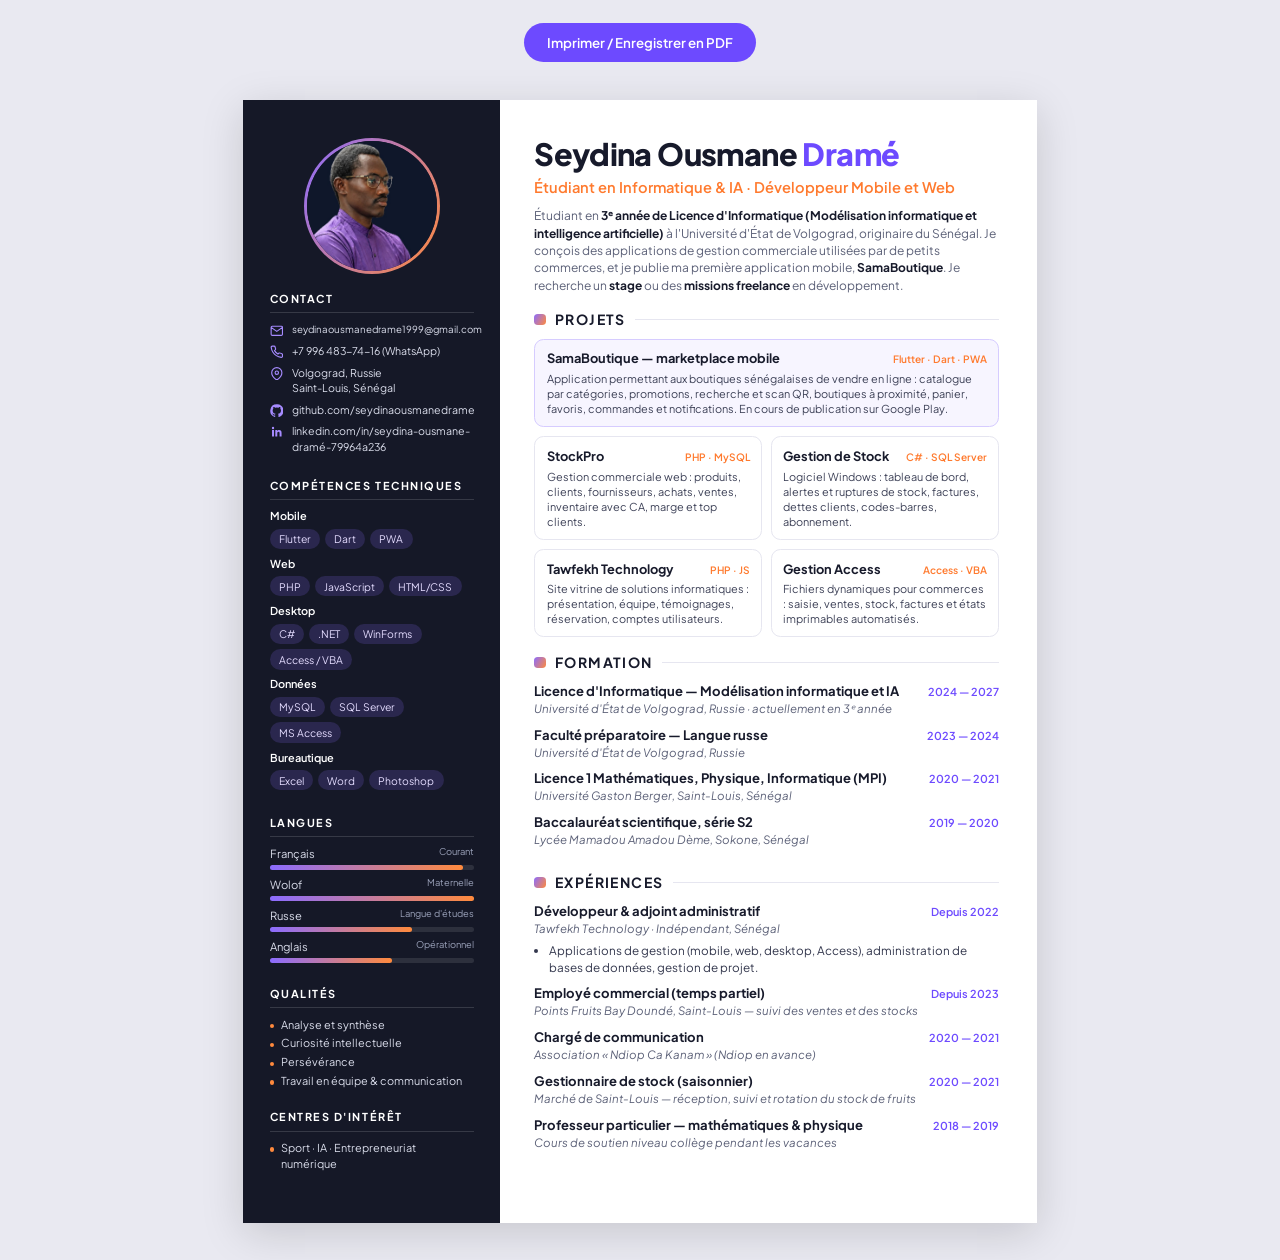
<file: cv.html>
<!DOCTYPE html>
<html lang="fr">
<head>
  <meta charset="UTF-8" />
  <meta name="viewport" content="width=device-width, initial-scale=1.0" />
  <title>CV — Seydina Ousmane Dramé</title>
  <link rel="preconnect" href="https://fonts.googleapis.com" />
  <link rel="preconnect" href="https://fonts.gstatic.com" crossorigin />
  <link href="https://fonts.googleapis.com/css2?family=Plus+Jakarta+Sans:wght@400;500;600;700;800&display=swap" rel="stylesheet" />
  <style>
    @page { size: A4; margin: 0; }
    * { margin: 0; padding: 0; box-sizing: border-box; }
    :root { --ink: #171a2b; --muted: #5c6178; --line: #e6e6f0; --accent: #6d4aff; --accent-2: #ff7a2e; --side: #151827; }
    html, body { background: #e9e9f1; }
    body { font-family: 'Plus Jakarta Sans', Segoe UI, sans-serif; color: var(--ink); font-size: 9.6pt; line-height: 1.45; -webkit-print-color-adjust: exact; print-color-adjust: exact; }
    .page { width: 210mm; height: 297mm; margin: 10mm auto; background: #fff; display: grid; grid-template-columns: 68mm 1fr; overflow: hidden; box-shadow: 0 10px 40px rgba(0,0,0,.15); }
    @media print { html, body { background: #fff; } .page { margin: 0; box-shadow: none; } }

    /* Colonne latérale */
    aside { background: var(--side); color: #d9dcea; padding: 10mm 7mm 8mm; display: flex; flex-direction: column; gap: 4.6mm; }
    .photo { width: 36mm; height: 36mm; border-radius: 50%; margin: 0 auto; overflow: hidden; border: 3px solid transparent;
      background: linear-gradient(#151827,#151827) padding-box, linear-gradient(120deg,#8b6cff,#ff8a3d) border-box; }
    .photo img { width: 100%; height: 100%; object-fit: cover; display: block; }
    aside h3 { font-size: 8.2pt; letter-spacing: .14em; text-transform: uppercase; color: #fff; margin-bottom: 2.2mm; padding-bottom: 1.4mm; border-bottom: 1px solid rgba(255,255,255,.14); }
    .contact li { list-style: none; display: flex; gap: 2.4mm; align-items: flex-start; margin-bottom: 1.6mm; font-size: 8pt; }
    .contact svg { width: 3.6mm; height: 3.6mm; flex-shrink: 0; margin-top: .5mm; color: #a68bff; }
    .contact a { color: inherit; text-decoration: none; }
    .chips { display: flex; flex-wrap: wrap; gap: 1.4mm; }
    .chips span { padding: .7mm 2.4mm; border-radius: 99px; background: rgba(139,108,255,.18); color: #e4dcff; font-size: 7.8pt; }
    .skill-group { margin-bottom: 1.8mm; }
    .skill-group b { display: block; color: #fff; font-size: 8.2pt; margin-bottom: 1.2mm; font-weight: 600; }
    .lang { margin-bottom: 1.6mm; font-size: 8.4pt; }
    .lang div { display: flex; justify-content: space-between; }
    .lang small { color: #9aa1b9; }
    .lang .bar { height: 1.3mm; background: rgba(255,255,255,.1); border-radius: 2mm; margin-top: 1mm; }
    .lang .bar i { display: block; height: 100%; border-radius: inherit; background: linear-gradient(90deg,#8b6cff,#ff8a3d); }
    .plain li { list-style: none; font-size: 8.2pt; margin-bottom: .8mm; padding-left: 3mm; position: relative; }
    .plain li::before { content: ''; position: absolute; left: 0; top: 1.9mm; width: 1.2mm; height: 1.2mm; border-radius: 50%; background: #ff8a3d; }

    /* Colonne principale */
    main { padding: 10mm 10mm 8mm 9mm; display: flex; flex-direction: column; gap: 4mm; }
    header h1 { font-size: 23pt; line-height: 1.05; letter-spacing: -.02em; font-weight: 800; }
    header h1 span { color: var(--accent); }
    header .role { font-size: 11pt; font-weight: 600; color: var(--accent-2); margin-top: 1.8mm; }
    .summary { color: var(--muted); font-size: 9pt; margin-top: 2.4mm; }
    .summary strong { color: var(--ink); }
    h2 { font-size: 10.5pt; letter-spacing: .1em; text-transform: uppercase; color: var(--ink); display: flex; align-items: center; gap: 2.5mm; margin-bottom: 2.4mm; }
    h2::after { content: ''; flex: 1; height: 1px; background: var(--line); }
    h2::before { content: ''; width: 3mm; height: 3mm; border-radius: 1mm; background: linear-gradient(120deg,#8b6cff,#ff8a3d); }
    .item { margin-bottom: 2.2mm; }
    .item-head { display: flex; justify-content: space-between; gap: 3mm; align-items: baseline; }
    .item h4 { font-size: 9.8pt; }
    .date { font-size: 8.2pt; color: var(--accent); font-weight: 600; white-space: nowrap; }
    .place { font-size: 8.6pt; color: var(--muted); font-style: italic; }
    .item ul { margin: 1.2mm 0 0 4mm; color: #33374d; }
    .item ul li { margin-bottom: .6mm; font-size: 8.8pt; }
    .tech { font-size: 7.8pt; color: var(--accent); font-weight: 600; margin-top: .8mm; }
    .projects { display: grid; grid-template-columns: 1fr 1fr; gap: 2.4mm; }
    .proj { border: 1px solid var(--line); border-radius: 2.5mm; padding: 2.6mm 3mm; }
    .proj.featured { grid-column: 1 / -1; border-color: #d6ccff; background: #f7f5ff; }
    .proj h4 { font-size: 9.6pt; display: flex; justify-content: space-between; align-items: baseline; gap: 2mm; }
    .proj h4 small { font-size: 7.6pt; color: var(--accent-2); font-weight: 600; }
    .proj p { font-size: 8.2pt; line-height: 1.38; color: #3d4157; margin-top: .8mm; }

    .toolbar { text-align: center; margin: 6mm 0 0; }
    .toolbar button { font: 600 10pt 'Plus Jakarta Sans', sans-serif; padding: 3mm 6mm; border-radius: 99px; border: 0; background: #6d4aff; color: #fff; cursor: pointer; }
    @media print { .toolbar { display: none; } }
  </style>
</head>
<body>
  <div class="toolbar"><button onclick="window.print()">Imprimer / Enregistrer en PDF</button></div>

  <div class="page">
    <aside>
      <div class="photo"><img src="assets/images/profile.jpg" alt="Seydina Ousmane Dramé" /></div>

      <section>
        <h3>Contact</h3>
        <ul class="contact">
          <li><svg viewBox="0 0 24 24" fill="none" stroke="currentColor" stroke-width="2"><path d="M4 4h16a2 2 0 0 1 2 2v12a2 2 0 0 1-2 2H4a2 2 0 0 1-2-2V6a2 2 0 0 1 2-2zm18 2-10 7L2 6"/></svg><a href="mailto:seydinaousmanedrame1999@gmail.com" style="font-size:7.3pt">seydinaousmanedrame1999@gmail.com</a></li>
          <li><svg viewBox="0 0 24 24" fill="none" stroke="currentColor" stroke-width="2"><path d="M22 16.9v3a2 2 0 0 1-2.2 2 19.8 19.8 0 0 1-8.6-3.1 19.5 19.5 0 0 1-6-6A19.8 19.8 0 0 1 2.1 4.2 2 2 0 0 1 4.1 2h3a2 2 0 0 1 2 1.7c.1 1 .4 1.9.7 2.8a2 2 0 0 1-.5 2.1L8 9.9a16 16 0 0 0 6 6l1.3-1.3a2 2 0 0 1 2.1-.4c.9.3 1.8.6 2.8.7a2 2 0 0 1 1.7 2z"/></svg><span>+7 996 483-74-16 (WhatsApp)</span></li>
          <li><svg viewBox="0 0 24 24" fill="none" stroke="currentColor" stroke-width="2"><path d="M21 10c0 7-9 13-9 13s-9-6-9-13a9 9 0 0 1 18 0z"/><circle cx="12" cy="10" r="3"/></svg><span>Volgograd, Russie<br />Saint-Louis, Sénégal</span></li>
          <li><svg viewBox="0 0 24 24" fill="currentColor"><path d="M12 .5a11.5 11.5 0 0 0-3.64 22.41c.58.1.79-.25.79-.56v-2c-3.2.7-3.88-1.37-3.88-1.37-.52-1.33-1.28-1.69-1.28-1.69-1.05-.71.08-.7.08-.7 1.16.08 1.77 1.19 1.77 1.19 1.03 1.77 2.7 1.26 3.36.96.1-.75.4-1.26.73-1.55-2.55-.29-5.24-1.28-5.24-5.69 0-1.26.45-2.29 1.19-3.09-.12-.29-.52-1.46.11-3.05 0 0 .97-.31 3.17 1.18a11 11 0 0 1 5.77 0c2.2-1.49 3.17-1.18 3.17-1.18.63 1.59.23 2.76.11 3.05.74.8 1.19 1.83 1.19 3.09 0 4.42-2.7 5.39-5.26 5.68.41.36.78 1.06.78 2.14v3.17c0 .31.21.67.8.56A11.5 11.5 0 0 0 12 .5z"/></svg><span>github.com/seydinaousmanedrame</span></li>
          <li><svg viewBox="0 0 24 24" fill="currentColor"><path d="M20.45 20.45h-3.56v-5.57c0-1.33-.02-3.04-1.85-3.04-1.86 0-2.14 1.45-2.14 2.94v5.67H9.34V9h3.41v1.56h.05c.48-.9 1.64-1.85 3.37-1.85 3.6 0 4.27 2.37 4.27 5.46v6.28zM5.34 7.43a2.06 2.06 0 1 1 0-4.13 2.06 2.06 0 0 1 0 4.13zM7.12 20.45H3.56V9h3.56v11.45z"/></svg><span>linkedin.com/in/seydina-ousmane-dramé-79964a236</span></li>
        </ul>
      </section>

      <section>
        <h3>Compétences techniques</h3>
        <div class="skill-group"><b>Mobile</b><div class="chips"><span>Flutter</span><span>Dart</span><span>PWA</span></div></div>
        <div class="skill-group"><b>Web</b><div class="chips"><span>PHP</span><span>JavaScript</span><span>HTML/CSS</span></div></div>
        <div class="skill-group"><b>Desktop</b><div class="chips"><span>C#</span><span>.NET</span><span>WinForms</span><span>Access / VBA</span></div></div>
        <div class="skill-group"><b>Données</b><div class="chips"><span>MySQL</span><span>SQL Server</span><span>MS Access</span></div></div>
        <div class="skill-group"><b>Bureautique</b><div class="chips"><span>Excel</span><span>Word</span><span>Photoshop</span></div></div>
      </section>

      <section>
        <h3>Langues</h3>
        <div class="lang"><div><span>Français</span><small>Courant</small></div><div class="bar"><i style="width:95%"></i></div></div>
        <div class="lang"><div><span>Wolof</span><small>Maternelle</small></div><div class="bar"><i style="width:100%"></i></div></div>
        <div class="lang"><div><span>Russe</span><small>Langue d'études</small></div><div class="bar"><i style="width:70%"></i></div></div>
        <div class="lang"><div><span>Anglais</span><small>Opérationnel</small></div><div class="bar"><i style="width:60%"></i></div></div>
      </section>

      <section>
        <h3>Qualités</h3>
        <ul class="plain">
          <li>Analyse et synthèse</li>
          <li>Curiosité intellectuelle</li>
          <li>Persévérance</li>
          <li>Travail en équipe &amp; communication</li>
        </ul>
      </section>

      <section>
        <h3>Centres d'intérêt</h3>
        <ul class="plain"><li>Sport · IA · Entrepreneuriat numérique</li></ul>
      </section>
    </aside>

    <main>
      <header>
        <h1>Seydina Ousmane <span>Dramé</span></h1>
        <p class="role">Étudiant en Informatique &amp; IA · Développeur Mobile et Web</p>
        <p class="summary">
          Étudiant en <strong>3ᵉ année de Licence d'Informatique (Modélisation informatique et intelligence artificielle)</strong>
          à l'Université d'État de Volgograd, originaire du Sénégal. Je conçois des applications de gestion commerciale
          utilisées par de petits commerces, et je publie ma première application mobile, <strong>SamaBoutique</strong>.
          Je recherche un <strong>stage</strong> ou des <strong>missions freelance</strong> en développement.
        </p>
      </header>

      <section>
        <h2>Projets</h2>
        <div class="projects">
          <div class="proj featured">
            <h4>SamaBoutique — marketplace mobile <small>Flutter · Dart · PWA</small></h4>
            <p>Application permettant aux boutiques sénégalaises de vendre en ligne : catalogue par catégories, promotions,
              recherche et scan QR, boutiques à proximité, panier, favoris, commandes et notifications. En cours de publication sur Google Play.</p>
          </div>
          <div class="proj">
            <h4>StockPro <small>PHP · MySQL</small></h4>
            <p>Gestion commerciale web : produits, clients, fournisseurs, achats, ventes, inventaire avec CA, marge et top clients.</p>
          </div>
          <div class="proj">
            <h4>Gestion de Stock <small>C# · SQL Server</small></h4>
            <p>Logiciel Windows : tableau de bord, alertes et ruptures de stock, factures, dettes clients, codes-barres, abonnement.</p>
          </div>
          <div class="proj">
            <h4>Tawfekh Technology <small>PHP · JS</small></h4>
            <p>Site vitrine de solutions informatiques : présentation, équipe, témoignages, réservation, comptes utilisateurs.</p>
          </div>
          <div class="proj">
            <h4>Gestion Access <small>Access · VBA</small></h4>
            <p>Fichiers dynamiques pour commerces : saisie, ventes, stock, factures et états imprimables automatisés.</p>
          </div>
        </div>
      </section>

      <section>
        <h2>Formation</h2>
        <div class="item">
          <div class="item-head"><h4>Licence d'Informatique — Modélisation informatique et IA</h4><span class="date">2024 — 2027</span></div>
          <p class="place">Université d'État de Volgograd, Russie · actuellement en 3ᵉ année</p>
        </div>
        <div class="item">
          <div class="item-head"><h4>Faculté préparatoire — Langue russe</h4><span class="date">2023 — 2024</span></div>
          <p class="place">Université d'État de Volgograd, Russie</p>
        </div>
        <div class="item">
          <div class="item-head"><h4>Licence 1 Mathématiques, Physique, Informatique (MPI)</h4><span class="date">2020 — 2021</span></div>
          <p class="place">Université Gaston Berger, Saint-Louis, Sénégal</p>
        </div>
        <div class="item">
          <div class="item-head"><h4>Baccalauréat scientifique, série S2</h4><span class="date">2019 — 2020</span></div>
          <p class="place">Lycée Mamadou Amadou Dème, Sokone, Sénégal</p>
        </div>
      </section>

      <section>
        <h2>Expériences</h2>
        <div class="item">
          <div class="item-head"><h4>Développeur &amp; adjoint administratif</h4><span class="date">Depuis 2022</span></div>
          <p class="place">Tawfekh Technology · Indépendant, Sénégal</p>
          <ul><li>Applications de gestion (mobile, web, desktop, Access), administration de bases de données, gestion de projet.</li></ul>
        </div>
        <div class="item">
          <div class="item-head"><h4>Employé commercial (temps partiel)</h4><span class="date">Depuis 2023</span></div>
          <p class="place">Points Fruits Bay Doundé, Saint-Louis — suivi des ventes et des stocks</p>
        </div>
        <div class="item">
          <div class="item-head"><h4>Chargé de communication</h4><span class="date">2020 — 2021</span></div>
          <p class="place">Association « Ndiop Ca Kanam » (Ndiop en avance)</p>
        </div>
        <div class="item">
          <div class="item-head"><h4>Gestionnaire de stock (saisonnier)</h4><span class="date">2020 — 2021</span></div>
          <p class="place">Marché de Saint-Louis — réception, suivi et rotation du stock de fruits</p>
        </div>
        <div class="item">
          <div class="item-head"><h4>Professeur particulier — mathématiques &amp; physique</h4><span class="date">2018 — 2019</span></div>
          <p class="place">Cours de soutien niveau collège pendant les vacances</p>
        </div>
      </section>
    </main>
  </div>
</body>
</html>
</file>
<file: css/style.css>
/* =========================================================
   Portfolio — Seydina Ousmane Dramé
   ========================================================= */

/* ---------- Thème ---------- */
:root {
  --bg: #0b0d17;
  --bg-alt: #10131f;
  --surface: #151927;
  --surface-2: #1b2033;
  --border: rgba(255, 255, 255, 0.08);
  --border-strong: rgba(255, 255, 255, 0.16);
  --text: #e8eaf3;
  --text-muted: #9aa1b9;
  --heading: #ffffff;

  --accent: #8b6cff;        /* violet (rappel de la chemise du portrait) */
  --accent-2: #ff8a3d;      /* orange (rappel de SamaBoutique) */
  --accent-3: #22d3a6;      /* vert (Sénégal) */
  --accent-soft: rgba(139, 108, 255, 0.14);
  --grad: linear-gradient(120deg, #8b6cff 0%, #c06cff 45%, #ff8a3d 100%);

  --radius: 18px;
  --radius-sm: 12px;
  --shadow: 0 10px 40px rgba(0, 0, 0, 0.35);
  --nav-h: 72px;
  --ease: cubic-bezier(.2, .7, .2, 1);

  color-scheme: dark;
}

[data-theme="light"] {
  --bg: #f7f7fb;
  --bg-alt: #eff0f7;
  --surface: #ffffff;
  --surface-2: #f3f3fa;
  --border: rgba(20, 22, 50, 0.09);
  --border-strong: rgba(20, 22, 50, 0.18);
  --text: #2a2d3e;
  --text-muted: #626780;
  --heading: #12142a;
  --accent: #6d4aff;
  --accent-soft: rgba(109, 74, 255, 0.1);
  --shadow: 0 10px 40px rgba(30, 30, 80, 0.10);
  color-scheme: light;
}

/* ---------- Base ---------- */
*, *::before, *::after { margin: 0; padding: 0; box-sizing: border-box; }
html { scroll-behavior: smooth; scroll-padding-top: var(--nav-h); }
body {
  font-family: 'Plus Jakarta Sans', system-ui, -apple-system, Segoe UI, sans-serif;
  background: var(--bg);
  color: var(--text);
  line-height: 1.65;
  font-size: 16px;
  -webkit-font-smoothing: antialiased;
  overflow-x: hidden;
  transition: background .4s, color .4s;
}
img { max-width: 100%; display: block; height: auto; }
a { color: inherit; text-decoration: none; }
ul, ol { list-style: none; }
button { font: inherit; cursor: pointer; border: 0; background: none; color: inherit; }
strong { color: var(--heading); font-weight: 700; }
.mono { font-family: 'JetBrains Mono', ui-monospace, monospace; }
.icon { width: 1.1em; height: 1.1em; flex-shrink: 0; }
::selection { background: var(--accent); color: #fff; }
:focus-visible { outline: 2px solid var(--accent); outline-offset: 3px; border-radius: 6px; }

.container { width: 100%; max-width: 1180px; margin: 0 auto; padding: 0 24px; }
.skip-link { position: absolute; left: -999px; top: 8px; background: var(--accent); color: #fff; padding: 8px 14px; border-radius: 8px; z-index: 200; }
.skip-link:focus { left: 8px; }

.gradient-text { background: var(--grad); -webkit-background-clip: text; background-clip: text; color: transparent; }

.scroll-progress { position: fixed; top: 0; left: 0; height: 3px; width: 0; background: var(--grad); z-index: 150; }

/* ---------- Boutons ---------- */
.btn {
  display: inline-flex; align-items: center; justify-content: center; gap: .55rem;
  padding: .9rem 1.5rem; border-radius: 999px; font-weight: 600; font-size: .98rem;
  transition: transform .25s var(--ease), box-shadow .25s, background .25s, border-color .25s;
}
.btn:hover { transform: translateY(-2px); }
.btn-primary { background: var(--grad); color: #fff; box-shadow: 0 8px 30px rgba(139, 108, 255, .35); }
.btn-primary:hover { box-shadow: 0 12px 40px rgba(139, 108, 255, .5); }
.btn-ghost { border: 1px solid var(--border-strong); background: var(--surface); color: var(--heading); }
.btn-ghost:hover { border-color: var(--accent); }
.btn-block { width: 100%; }

/* ---------- Navbar ---------- */
.navbar {
  position: fixed; inset: 0 0 auto 0; height: var(--nav-h); z-index: 100;
  transition: background .3s, border-color .3s, backdrop-filter .3s;
  border-bottom: 1px solid transparent;
}
.navbar.scrolled {
  background: color-mix(in srgb, var(--bg) 78%, transparent);
  backdrop-filter: blur(14px); -webkit-backdrop-filter: blur(14px);
  border-bottom-color: var(--border);
}
.nav-container { display: flex; align-items: center; justify-content: space-between; height: 100%; gap: 1rem; }
.logo { display: flex; align-items: center; gap: .6rem; font-weight: 800; color: var(--heading); font-size: 1.1rem; }
.logo-mark {
  display: grid; place-items: center; width: 38px; height: 38px; border-radius: 11px;
  background: var(--grad); color: #fff; font-size: .9rem; letter-spacing: .02em;
}
.logo-text span { color: var(--text-muted); font-weight: 500; }
.nav-links { display: flex; align-items: center; gap: .3rem; }
.nav-links a {
  padding: .5rem .9rem; border-radius: 999px; color: var(--text-muted); font-weight: 500; font-size: .95rem;
  transition: color .2s, background .2s;
}
.nav-links a:hover, .nav-links a.active { color: var(--heading); background: var(--accent-soft); }
.nav-links .nav-cta { color: var(--heading); border: 1px solid var(--border-strong); margin-left: .4rem; }
.nav-links .nav-cta:hover { border-color: var(--accent); }
.nav-actions { display: flex; align-items: center; gap: .4rem; }
.icon-btn {
  width: 40px; height: 40px; border-radius: 50%; display: grid; place-items: center;
  border: 1px solid var(--border); color: var(--heading); transition: border-color .2s, transform .3s;
}
.icon-btn:hover { border-color: var(--accent); transform: rotate(20deg); }
.icon-btn .icon { width: 18px; height: 18px; }
.icon-sun { display: none; }
[data-theme="light"] .icon-sun { display: block; }
[data-theme="light"] .icon-moon { display: none; }
.burger { display: none; width: 40px; height: 40px; flex-direction: column; justify-content: center; align-items: center; gap: 5px; }
.burger span { width: 22px; height: 2px; background: var(--heading); border-radius: 2px; transition: transform .3s, opacity .3s; }
.burger.open span:nth-child(1) { transform: translateY(7px) rotate(45deg); }
.burger.open span:nth-child(2) { opacity: 0; }
.burger.open span:nth-child(3) { transform: translateY(-7px) rotate(-45deg); }

/* ---------- Hero ---------- */
.hero { position: relative; min-height: 100vh; display: flex; align-items: center; padding: calc(var(--nav-h) + 40px) 0 80px; overflow: hidden; }
.hero-bg { position: absolute; inset: 0; z-index: -1; pointer-events: none; }
.blob { position: absolute; border-radius: 50%; filter: blur(90px); opacity: .55; }
.blob-1 { width: 520px; height: 520px; background: #6d4aff; top: -120px; right: -80px; animation: float 14s ease-in-out infinite; }
.blob-2 { width: 420px; height: 420px; background: #ff7a2e; bottom: -160px; left: -120px; opacity: .28; animation: float 18s ease-in-out infinite reverse; }
[data-theme="light"] .blob { opacity: .22; }
.grid-overlay {
  position: absolute; inset: 0;
  background-image: linear-gradient(var(--border) 1px, transparent 1px), linear-gradient(90deg, var(--border) 1px, transparent 1px);
  background-size: 64px 64px;
  mask-image: radial-gradient(ellipse at 60% 40%, #000 20%, transparent 70%);
  -webkit-mask-image: radial-gradient(ellipse at 60% 40%, #000 20%, transparent 70%);
}
@keyframes float { 0%,100% { transform: translate(0,0); } 50% { transform: translate(-40px, 30px); } }

.hero-content { display: grid; grid-template-columns: 1.15fr .85fr; gap: 3rem; align-items: center; }
.status-pill {
  display: inline-flex; align-items: center; gap: .6rem; padding: .45rem 1rem; border-radius: 999px;
  background: var(--surface); border: 1px solid var(--border); font-size: .88rem; color: var(--text-muted); margin-bottom: 1.6rem;
}
.pulse { width: 8px; height: 8px; border-radius: 50%; background: var(--accent-3); box-shadow: 0 0 0 0 rgba(34, 211, 166, .6); animation: pulse 2s infinite; }
@keyframes pulse { 70% { box-shadow: 0 0 0 10px rgba(34, 211, 166, 0); } 100% { box-shadow: 0 0 0 0 rgba(34, 211, 166, 0); } }

.hero h1 { font-size: clamp(2.5rem, 5.6vw, 4.4rem); line-height: 1.05; font-weight: 800; color: var(--heading); letter-spacing: -.03em; }
.hero h1 .hello { display: block; font-size: 1.05rem; font-weight: 500; color: var(--text-muted); letter-spacing: 0; margin-bottom: .7rem; }
.hero-role { font-size: clamp(1.15rem, 2.2vw, 1.45rem); font-weight: 600; margin: 1.1rem 0 1.2rem; color: var(--heading); min-height: 1.6em; }
.hero-role .mono { color: var(--accent); margin-right: .3rem; }
.typed { color: var(--accent-2); }
.caret { display: inline-block; width: 2px; height: 1.1em; background: var(--accent-2); margin-left: 3px; vertical-align: -0.15em; animation: blink 1s steps(1) infinite; }
@keyframes blink { 50% { opacity: 0; } }
.hero-desc { max-width: 590px; color: var(--text-muted); font-size: 1.06rem; margin-bottom: 2rem; }
.hero-buttons { display: flex; flex-wrap: wrap; gap: .8rem; margin-bottom: 2rem; }
.hero-socials { display: flex; gap: .6rem; }
.hero-socials a {
  width: 44px; height: 44px; border-radius: 50%; display: grid; place-items: center;
  border: 1px solid var(--border); background: var(--surface); color: var(--text-muted);
  transition: color .2s, border-color .2s, transform .25s var(--ease);
}
.hero-socials a:hover { color: var(--heading); border-color: var(--accent); transform: translateY(-3px); }

/* Portrait */
.hero-visual { display: flex; justify-content: center; }
.portrait { position: relative; width: min(420px, 100%); aspect-ratio: 4 / 5; }
.portrait-disc {
  position: absolute; left: 6%; right: 6%; bottom: 0; aspect-ratio: 1; border-radius: 50%;
  background: radial-gradient(circle at 30% 25%, #a68bff 0%, #6d4aff 45%, #2b1a73 100%);
  box-shadow: 0 30px 80px rgba(109, 74, 255, .45);
}
.portrait-ring {
  position: absolute; left: 0; right: 0; bottom: -6%; aspect-ratio: 1; border-radius: 50%;
  border: 1px dashed var(--border-strong); animation: spin 40s linear infinite;
}
@keyframes spin { to { transform: rotate(360deg); } }
.portrait img {
  position: absolute; inset: 0; width: 100%; height: 100%; object-fit: cover; object-position: top;
  /* fondu en bas pour que le buste se fonde dans le disque */
  -webkit-mask-image: linear-gradient(#000 78%, transparent 100%);
  mask-image: linear-gradient(#000 78%, transparent 100%);
  filter: drop-shadow(0 20px 30px rgba(0,0,0,.35));
}
.float-card {
  position: absolute; display: flex; align-items: center; gap: .7rem; padding: .7rem 1rem;
  background: color-mix(in srgb, var(--surface) 85%, transparent); backdrop-filter: blur(12px); -webkit-backdrop-filter: blur(12px);
  border: 1px solid var(--border-strong); border-radius: 14px; box-shadow: var(--shadow); font-size: .85rem;
  animation: bob 6s ease-in-out infinite;
}
.float-card strong { display: block; font-size: .9rem; }
.float-card small { color: var(--text-muted); font-size: .76rem; }
.fc-icon { font-size: 1.3rem; }
.fc-1 { left: -12%; top: 22%; }
.fc-2 { right: -10%; bottom: 14%; animation-delay: -3s; }
.fc-3 { right: 2%; top: 6%; color: var(--accent-3); font-weight: 500; animation-delay: -1.5s; }
@keyframes bob { 0%,100% { transform: translateY(0); } 50% { transform: translateY(-10px); } }

.scroll-hint { position: absolute; bottom: 28px; left: 50%; transform: translateX(-50%); width: 26px; height: 42px; border: 2px solid var(--border-strong); border-radius: 14px; }
.scroll-hint span { position: absolute; top: 8px; left: 50%; width: 4px; height: 8px; margin-left: -2px; background: var(--text-muted); border-radius: 2px; animation: wheel 1.8s infinite; }
@keyframes wheel { to { transform: translateY(12px); opacity: 0; } }

/* ---------- Stats ---------- */
.stats-band { border-block: 1px solid var(--border); background: var(--bg-alt); }
.stats-grid { display: grid; grid-template-columns: repeat(4, 1fr); }
.stat { padding: 2rem 1.2rem; text-align: center; border-right: 1px solid var(--border); }
.stat:last-child { border-right: 0; }
.stat-number, .stat-plus { font-size: 2.4rem; font-weight: 800; color: var(--heading); line-height: 1; }
.stat-plus { color: var(--accent-2); }
.stat-label { display: block; margin-top: .5rem; color: var(--text-muted); font-size: .9rem; }

/* ---------- Sections ---------- */
.section { padding: 110px 0; }
.section-alt { background: var(--bg-alt); }
.section-head { max-width: 680px; margin-bottom: 3.5rem; }
.eyebrow {
  display: inline-block; font-family: 'JetBrains Mono', monospace; font-size: .8rem; letter-spacing: .12em; text-transform: uppercase;
  color: var(--accent); margin-bottom: .9rem;
}
.eyebrow::before { content: '// '; opacity: .6; }
.section-title { font-size: clamp(1.9rem, 3.6vw, 2.75rem); line-height: 1.15; font-weight: 800; color: var(--heading); letter-spacing: -.025em; }
.section-subtitle { color: var(--text-muted); margin-top: 1rem; font-size: 1.05rem; }

/* ---------- À propos ---------- */
.about-grid { display: grid; grid-template-columns: .8fr 1.2fr; gap: 4rem; align-items: center; }
.about-photo { position: relative; }
.about-photo img { border-radius: 28px; width: 100%; aspect-ratio: 1; object-fit: cover; border: 1px solid var(--border); box-shadow: var(--shadow); }
.about-photo::before {
  content: ''; position: absolute; inset: 18px -18px -18px 18px; border-radius: 28px; border: 2px solid var(--accent); opacity: .35; z-index: -1;
}
.about-badge {
  position: absolute; left: 50%; bottom: -18px; transform: translateX(-50%); white-space: nowrap;
  display: inline-flex; align-items: center; gap: .45rem; padding: .6rem 1.1rem; border-radius: 999px;
  background: var(--surface); border: 1px solid var(--border-strong); font-size: .88rem; font-weight: 600; color: var(--heading); box-shadow: var(--shadow);
}
.about-badge .icon { color: var(--accent-2); }
.about-text .section-title { margin-bottom: 1.4rem; }
.about-text p { color: var(--text-muted); margin-bottom: 1.1rem; }
.about-facts { display: grid; gap: .8rem; margin-top: 1.8rem; }
.about-facts li {
  display: flex; align-items: center; gap: 1rem; padding: .9rem 1.1rem; border-radius: var(--radius-sm);
  background: var(--surface); border: 1px solid var(--border);
}
.about-facts .icon { width: 22px; height: 22px; color: var(--accent); }
.about-facts strong { display: block; font-size: .96rem; }
.about-facts span { color: var(--text-muted); font-size: .88rem; }

/* ---------- Projets ---------- */
.project-featured {
  display: grid; grid-template-columns: 1.3fr 1fr; gap: 0; border-radius: 24px; overflow: hidden;
  background: var(--surface); border: 1px solid var(--border); margin-bottom: 2rem; box-shadow: var(--shadow);
  position: relative;
}
.project-featured::before {
  content: ''; position: absolute; inset: 0; border-radius: inherit; padding: 1px; background: var(--grad);
  -webkit-mask: linear-gradient(#000 0 0) content-box, linear-gradient(#000 0 0); -webkit-mask-composite: xor; mask-composite: exclude; pointer-events: none; opacity: .7;
}
.pf-media { background: linear-gradient(135deg, #ff8a3d22, #8b6cff22); padding: 2rem; display: flex; align-items: center; }
.pf-media img { border-radius: 14px; box-shadow: 0 20px 50px rgba(0,0,0,.35); transition: transform .6s var(--ease); }
.project-featured:hover .pf-media img { transform: scale(1.03) rotate(-.5deg); }
.pf-body { padding: 2.4rem; display: flex; flex-direction: column; gap: 1rem; }
.pf-body h3 { font-size: 2rem; color: var(--heading); letter-spacing: -.02em; }
.pf-body p { color: var(--text-muted); }
.pf-tags { display: flex; gap: .5rem; flex-wrap: wrap; }
.tag { padding: .3rem .8rem; border-radius: 999px; font-size: .78rem; font-weight: 600; background: var(--surface-2); border: 1px solid var(--border); color: var(--text-muted); }
.tag-accent { background: rgba(255, 138, 61, .14); border-color: rgba(255, 138, 61, .35); color: var(--accent-2); }
.pf-features { display: grid; grid-template-columns: 1fr 1fr; gap: .5rem .9rem; font-size: .9rem; }
.pf-features li { position: relative; padding-left: 1.4rem; color: var(--text); }
.pf-features li::before { content: '✓'; position: absolute; left: 0; color: var(--accent-3); font-weight: 700; }
.soon-badge {
  display: inline-flex; align-items: center; gap: .5rem; padding: .6rem 1rem; border-radius: 12px;
  background: var(--heading); color: var(--bg); font-weight: 700; font-size: .9rem;
}

.tech-list { display: flex; flex-wrap: wrap; gap: .4rem; }
.tech-list li { font-family: 'JetBrains Mono', monospace; font-size: .75rem; padding: .25rem .6rem; border-radius: 6px; background: var(--accent-soft); color: var(--accent); }
[data-theme="dark"] .tech-list li { color: #b9a6ff; }

.projects-grid { display: grid; grid-template-columns: repeat(2, 1fr); gap: 2rem; }
.project-card {
  display: flex; flex-direction: column; border-radius: var(--radius); overflow: hidden;
  background: var(--surface); border: 1px solid var(--border);
  transition: transform .35s var(--ease), border-color .3s, box-shadow .35s;
}
.project-card:hover { transform: translateY(-6px); border-color: var(--border-strong); box-shadow: var(--shadow); }
.project-image { position: relative; aspect-ratio: 16 / 9; overflow: hidden; background: var(--surface-2); }
.project-image img { width: 100%; height: 100%; object-fit: cover; object-position: top left; transition: transform .6s var(--ease); }
.project-card:hover .project-image img { transform: scale(1.05); }
.project-type {
  position: absolute; top: 14px; left: 14px; display: inline-flex; align-items: center; gap: .35rem;
  padding: .35rem .75rem; border-radius: 999px; font-size: .78rem; font-weight: 600;
  background: rgba(11, 13, 23, .78); color: #fff; backdrop-filter: blur(8px);
}
.project-content { padding: 1.6rem; display: flex; flex-direction: column; gap: .8rem; flex: 1; }
.project-content h3 { font-size: 1.3rem; color: var(--heading); }
.project-content p { color: var(--text-muted); font-size: .95rem; flex: 1; }
.project-links { display: flex; gap: 1rem; margin-top: .3rem; }
.project-links a { display: inline-flex; align-items: center; gap: .35rem; font-weight: 600; color: var(--accent); }
.project-links a:hover { text-decoration: underline; }

/* Illustration Access */
.project-image-art { display: grid; place-items: center; background: linear-gradient(135deg, #a4373a, #6b1e2a); }
.access-mock { width: 72%; background: #fff; border-radius: 10px; padding: 10px; box-shadow: 0 20px 40px rgba(0,0,0,.35); transition: transform .6s var(--ease); }
.project-card:hover .access-mock { transform: scale(1.05) rotate(-1deg); }
.am-bar { display: flex; gap: 5px; margin-bottom: 10px; }
.am-bar span { width: 9px; height: 9px; border-radius: 50%; background: #e3e3e8; }
.am-bar span:first-child { background: #ff6159; }
.am-row { display: grid; grid-template-columns: 1fr 2fr 1fr 1fr; gap: 6px; margin-bottom: 6px; }
.am-row i { height: 12px; border-radius: 3px; background: #ececf2; }
.am-head i { background: #a4373a; opacity: .85; }

/* ---------- Compétences ---------- */
.skills-grid { display: grid; grid-template-columns: repeat(3, 1fr); gap: 1.4rem; }
.skill-card {
  padding: 1.8rem; border-radius: var(--radius); background: var(--surface); border: 1px solid var(--border);
  transition: transform .3s var(--ease), border-color .3s;
}
.skill-card:hover { transform: translateY(-4px); border-color: var(--accent); }
.skill-icon { width: 48px; height: 48px; border-radius: 14px; display: grid; place-items: center; background: var(--accent-soft); color: var(--accent); margin-bottom: 1.1rem; }
.skill-icon .icon { width: 24px; height: 24px; }
.skill-card h3 { font-size: 1.12rem; color: var(--heading); margin-bottom: .9rem; }
.chips { display: flex; flex-wrap: wrap; gap: .45rem; }
.chips li { padding: .35rem .8rem; border-radius: 999px; font-size: .85rem; background: var(--surface-2); border: 1px solid var(--border); }

.languages { margin-top: 3rem; padding: 2rem; border-radius: var(--radius); background: var(--surface); border: 1px solid var(--border); }
.languages h3 { color: var(--heading); margin-bottom: 1.4rem; font-size: 1.12rem; }
.lang-grid { display: grid; grid-template-columns: repeat(4, 1fr); gap: 1.6rem; }
.lang { display: grid; grid-template-columns: 1fr auto; gap: .3rem .5rem; }
.lang-name { font-weight: 700; color: var(--heading); }
.lang-level { color: var(--text-muted); font-size: .8rem; align-self: center; }
.bar { grid-column: 1 / -1; height: 6px; border-radius: 6px; background: var(--surface-2); overflow: hidden; }
.bar i { display: block; height: 100%; width: 0; border-radius: inherit; background: var(--grad); transition: width 1.4s var(--ease); }
.languages.visible .bar i { width: var(--w); }

/* ---------- Parcours ---------- */
.journey { display: grid; grid-template-columns: 1fr 1fr; gap: 3rem; }
.journey-title { display: flex; align-items: center; gap: .6rem; color: var(--heading); font-size: 1.2rem; margin-bottom: 1.6rem; }
.journey-title .icon { color: var(--accent); width: 24px; height: 24px; }
.timeline { position: relative; padding-left: 1.8rem; }
.timeline::before { content: ''; position: absolute; left: 6px; top: 6px; bottom: 6px; width: 2px; background: linear-gradient(var(--accent), transparent); }
.timeline li { position: relative; padding-bottom: 2rem; }
.timeline li::before {
  content: ''; position: absolute; left: calc(-1.8rem + 1px); top: 6px; width: 12px; height: 12px; border-radius: 50%;
  background: var(--bg-alt); border: 2px solid var(--accent);
}
.timeline li:first-child::before { background: var(--accent); box-shadow: 0 0 0 5px var(--accent-soft); }
.tl-date { font-family: 'JetBrains Mono', monospace; font-size: .8rem; color: var(--accent-2); }
.timeline h4 { color: var(--heading); font-size: 1.05rem; margin: .25rem 0 .2rem; line-height: 1.35; }
.tl-place { color: var(--text); font-size: .9rem; opacity: .85; }
.timeline p:not(.tl-place) { color: var(--text-muted); font-size: .92rem; margin-top: .35rem; }

/* ---------- Contact ---------- */
.contact-card {
  display: grid; grid-template-columns: 1fr 1fr; gap: 3rem; padding: 3rem; border-radius: 28px;
  background: var(--surface); border: 1px solid var(--border); position: relative; overflow: hidden;
}
.contact-card::after {
  content: ''; position: absolute; width: 380px; height: 380px; border-radius: 50%; background: #6d4aff; filter: blur(120px); opacity: .18; top: -140px; left: -140px; pointer-events: none;
}
.contact-intro p { color: var(--text-muted); margin: 1.2rem 0 1.8rem; }
.contact-links { display: grid; gap: .7rem; }
.contact-link {
  display: flex; align-items: center; gap: .9rem; padding: .8rem 1rem; border-radius: 14px;
  border: 1px solid var(--border); background: var(--surface-2); transition: border-color .2s, transform .25s var(--ease);
  word-break: break-word;
}
.contact-link:hover { border-color: var(--accent); transform: translateX(4px); }
.contact-link small { display: block; color: var(--text-muted); font-size: .76rem; }
.contact-link > span:last-child { font-weight: 600; color: var(--heading); font-size: .93rem; min-width: 0; }
.cl-icon { width: 42px; height: 42px; border-radius: 12px; display: grid; place-items: center; background: var(--accent-soft); color: var(--accent); flex-shrink: 0; }
.cl-icon .icon { width: 20px; height: 20px; }
.cl-wa { background: rgba(37, 211, 102, .14); color: #25d366; }
.cl-li { background: rgba(10, 102, 194, .16); color: #3b8fe0; }

.contact-form { display: grid; gap: 1.1rem; align-content: start; position: relative; z-index: 1; }
.form-row { display: grid; grid-template-columns: 1fr 1fr; gap: 1rem; }
.form-group { display: grid; gap: .4rem; }
.form-group label { font-size: .88rem; font-weight: 600; color: var(--heading); }
.form-group input, .form-group textarea, .form-group select {
  font: inherit; color: var(--text); background: var(--surface-2); border: 1px solid var(--border);
  border-radius: 12px; padding: .85rem 1rem; transition: border-color .2s, box-shadow .2s; width: 100%;
}
.form-group textarea { resize: vertical; min-height: 130px; }
.form-group input:focus, .form-group textarea:focus, .form-group select:focus { outline: none; border-color: var(--accent); box-shadow: 0 0 0 4px var(--accent-soft); }
.form-group .invalid { border-color: #ff5c7a; }
.form-note { font-size: .82rem; color: var(--text-muted); text-align: center; }

/* ---------- Footer ---------- */
.footer { border-top: 1px solid var(--border); padding: 2rem 0; color: var(--text-muted); font-size: .9rem; }
.footer-inner { display: flex; justify-content: space-between; align-items: center; gap: 1rem; flex-wrap: wrap; }
.back-top:hover { color: var(--heading); }

/* ---------- Animations d'apparition ---------- */
.reveal { opacity: 0; transform: translateY(28px); transition: opacity .8s var(--ease), transform .8s var(--ease); }
.reveal.visible { opacity: 1; transform: none; }
.no-js .reveal { opacity: 1; transform: none; }

@media (prefers-reduced-motion: reduce) {
  *, *::before, *::after { animation: none !important; transition: none !important; scroll-behavior: auto !important; }
  .reveal { opacity: 1; transform: none; }
  .bar i { width: var(--w); }
}

/* ---------- Responsive ---------- */
@media (max-width: 1024px) {
  .fc-1 { left: -4%; }
  .fc-2 { right: -4%; }
  .skills-grid { grid-template-columns: repeat(2, 1fr); }
  .lang-grid { grid-template-columns: repeat(2, 1fr); }
  .project-featured { grid-template-columns: 1fr; }
}

@media (max-width: 860px) {
  .burger { display: flex; }
  .nav-links {
    position: fixed; top: var(--nav-h); left: 0; right: 0; flex-direction: column; align-items: stretch; gap: .2rem;
    padding: 1rem 24px 1.6rem; background: var(--bg); border-bottom: 1px solid var(--border);
    transform: translateY(-120%); opacity: 0; transition: transform .35s var(--ease), opacity .3s; pointer-events: none;
  }
  .nav-links.open { transform: none; opacity: 1; pointer-events: auto; }
  .nav-links a { display: block; padding: .8rem 1rem; font-size: 1.05rem; }
  .nav-links .nav-cta { margin: .4rem 0 0; text-align: center; }

  .hero { padding-top: calc(var(--nav-h) + 24px); }
  .hero-content { grid-template-columns: 1fr; gap: 2.5rem; }
  .hero-visual { order: -1; }
  .portrait { width: min(300px, 78vw); }
  .float-card { font-size: .78rem; padding: .55rem .8rem; }
  .fc-1 { left: -18%; top: 50%; }
  .fc-2 { right: -14%; bottom: 8%; }
  .scroll-hint { display: none; }

  .stats-grid { grid-template-columns: repeat(2, 1fr); }
  .stat:nth-child(2) { border-right: 0; }
  .stat:nth-child(-n+2) { border-bottom: 1px solid var(--border); }

  .about-grid { grid-template-columns: 1fr; gap: 3rem; }
  .about-photo { max-width: 380px; margin: 0 auto; }
  .projects-grid, .journey, .contact-card { grid-template-columns: 1fr; }
  .contact-card { padding: 2rem 1.4rem; }
  .section { padding: 80px 0; }
}

@media (max-width: 520px) {
  .container { padding: 0 16px; }
  .skills-grid, .lang-grid, .form-row, .pf-features { grid-template-columns: 1fr; }
  .fc-1 { left: -10%; top: 52%; }
  .fc-2 { right: -6%; }
  .fc-3 { display: none; }
  .pf-body { padding: 1.6rem; }
  .pf-media { padding: 1rem; }
  .hero-buttons .btn { flex: 1 1 100%; }
  .logo-text { display: none; }
  .section-title br { display: none; }
}

/* ---------- Impression ---------- */
@media print {
  .navbar, .hero-bg, .scroll-hint, .contact-form, .scroll-progress { display: none !important; }
  .reveal { opacity: 1 !important; transform: none !important; }
}
</file>
